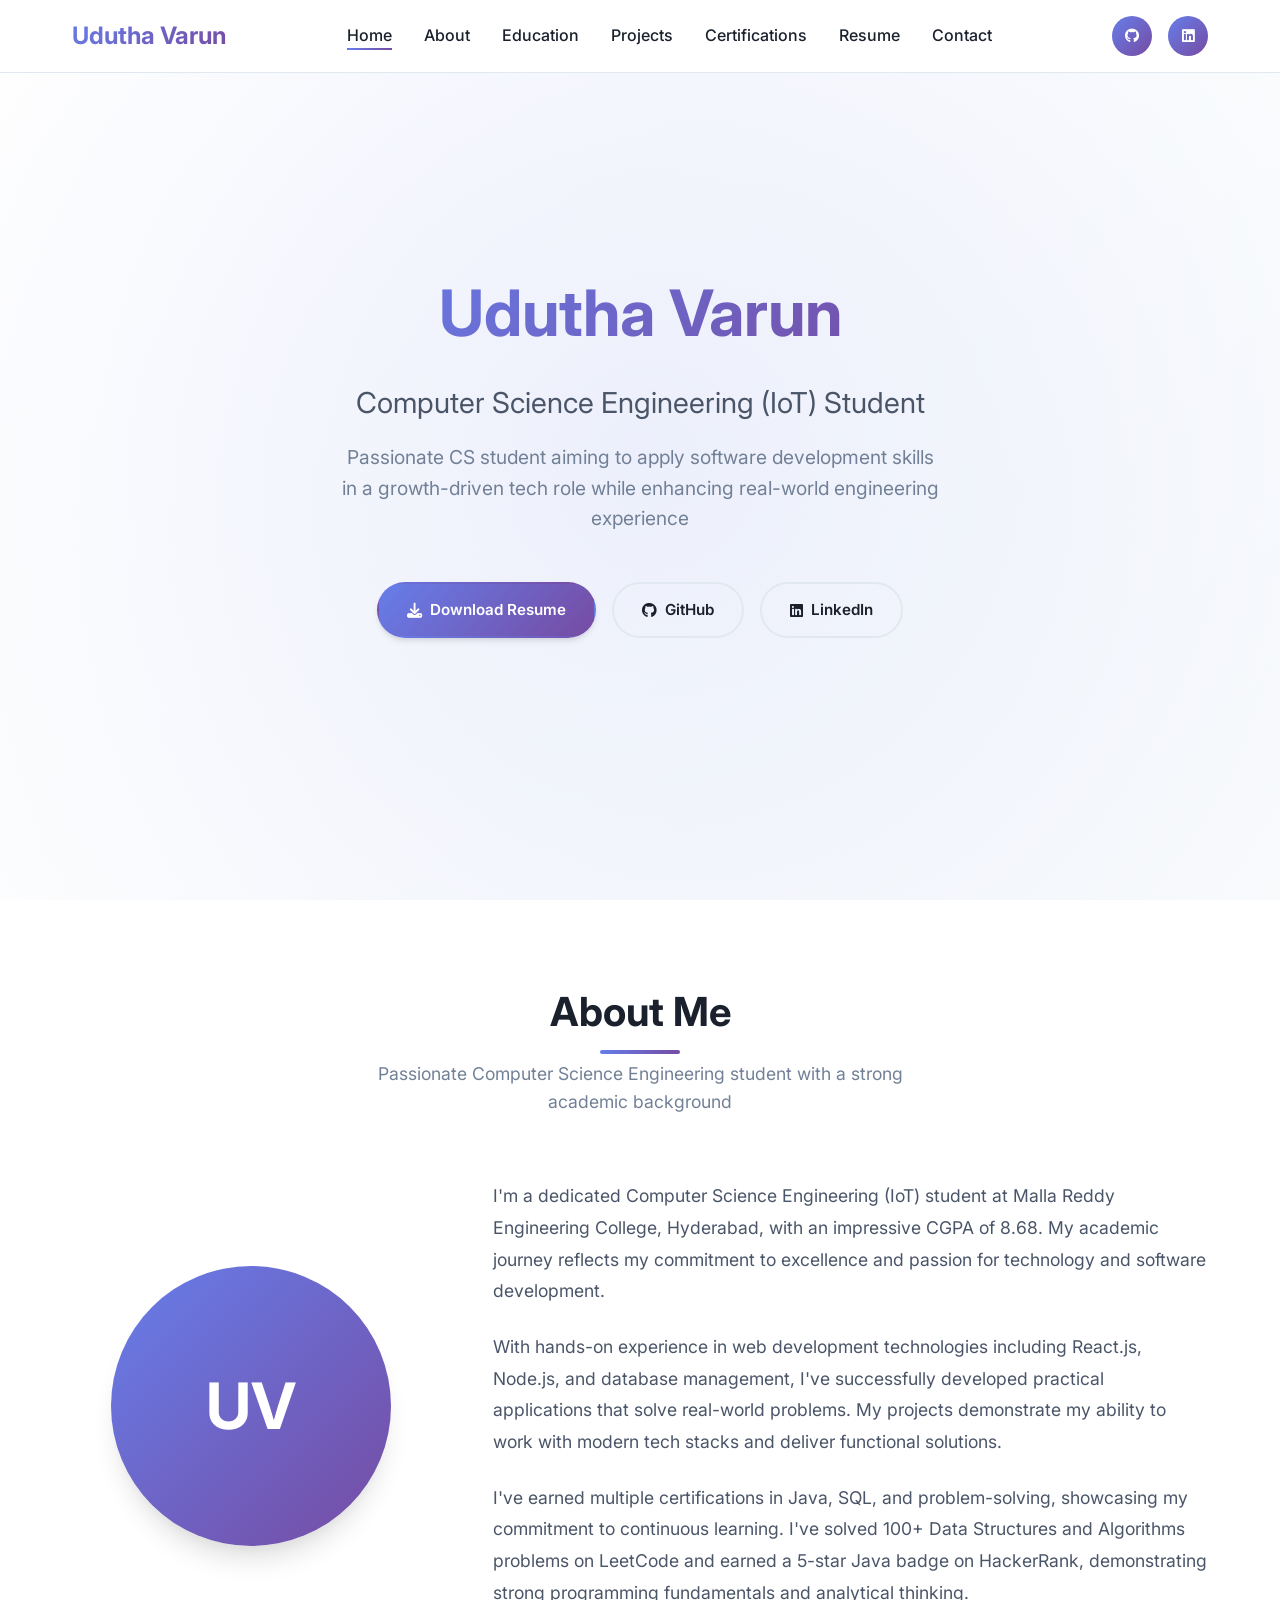
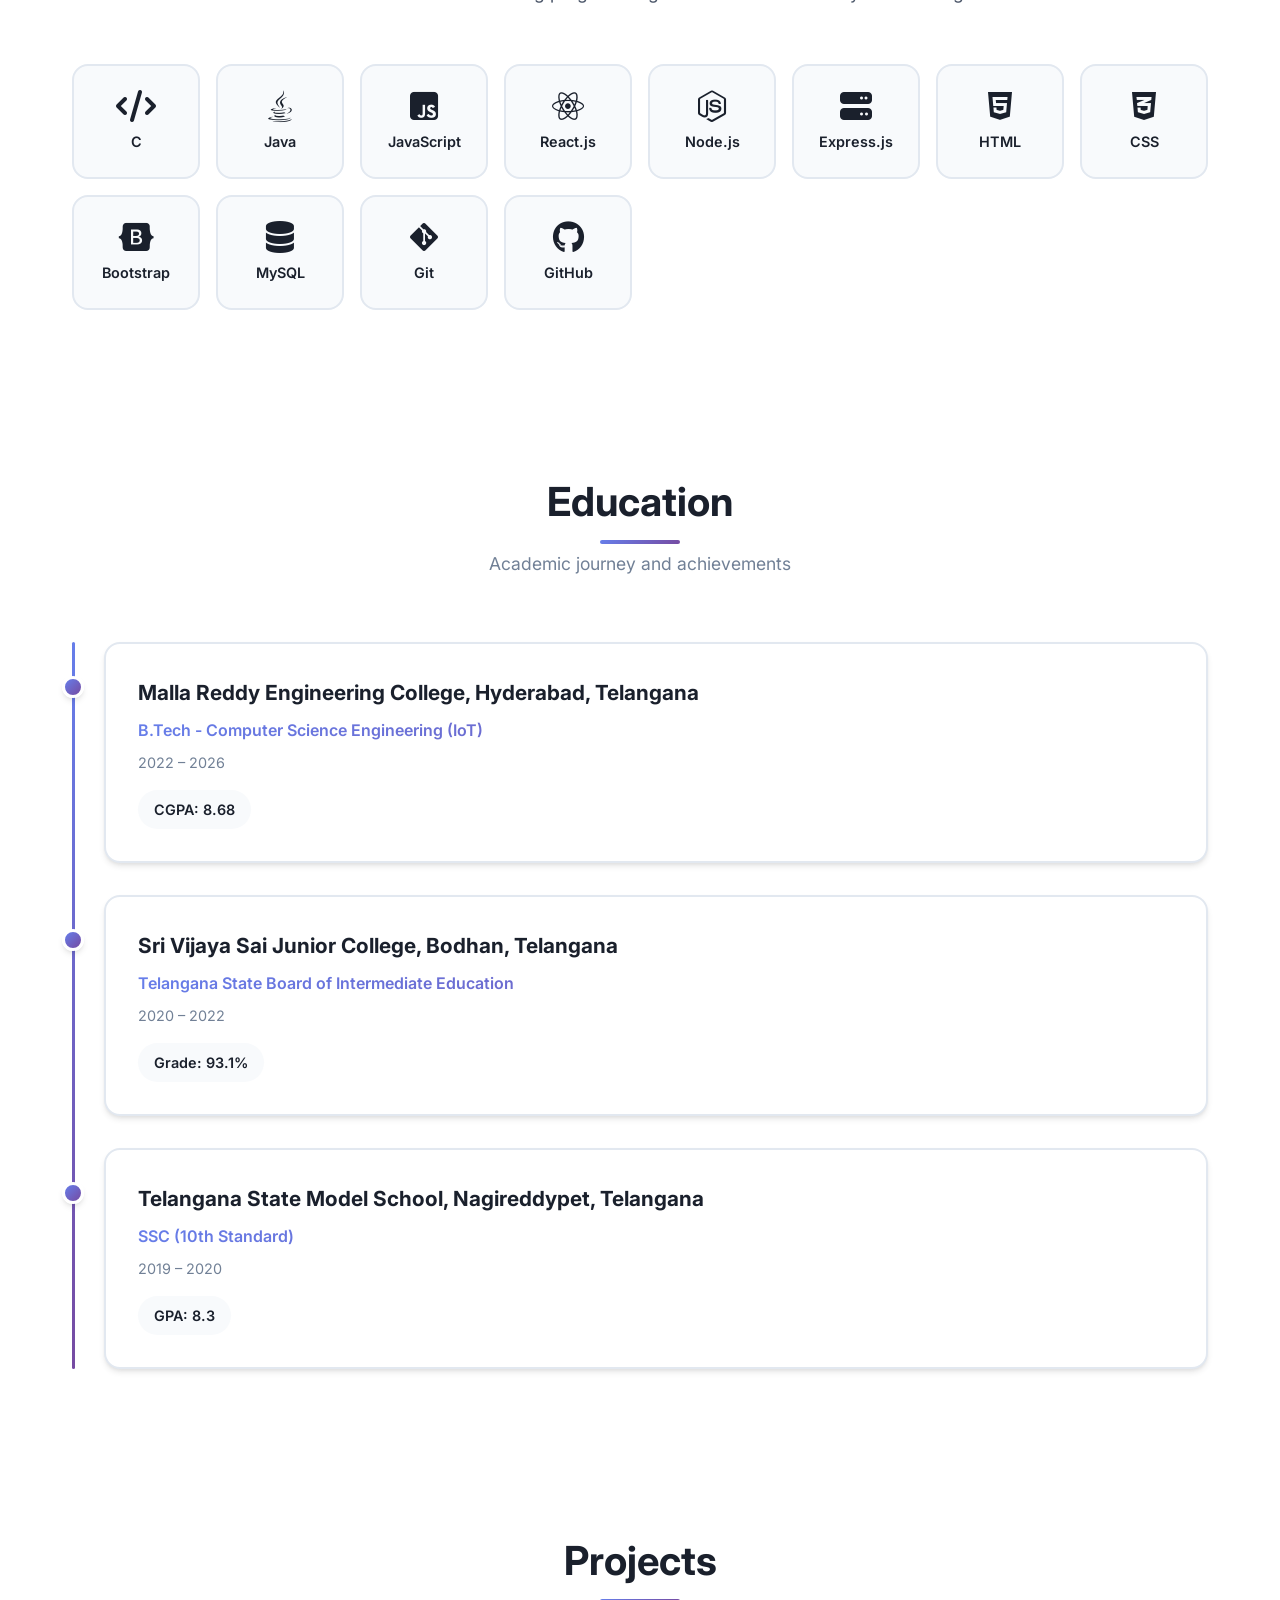
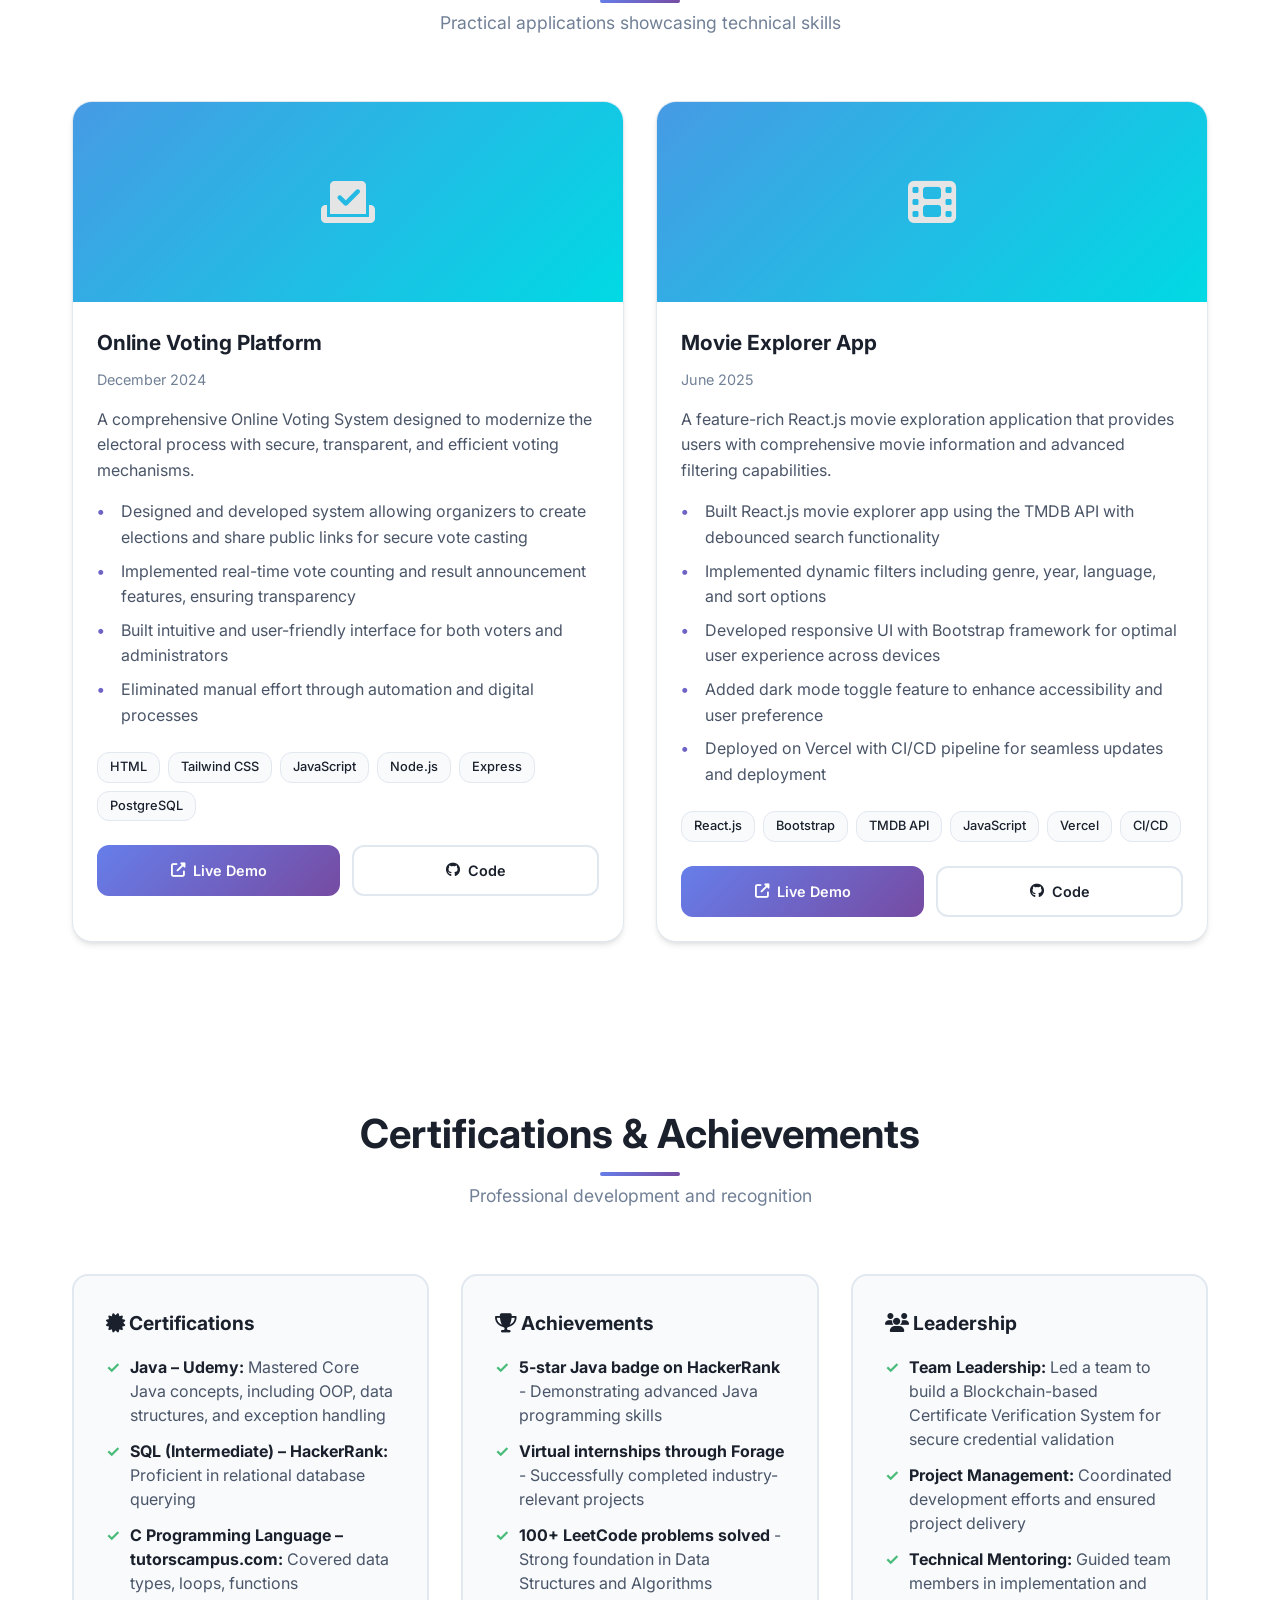
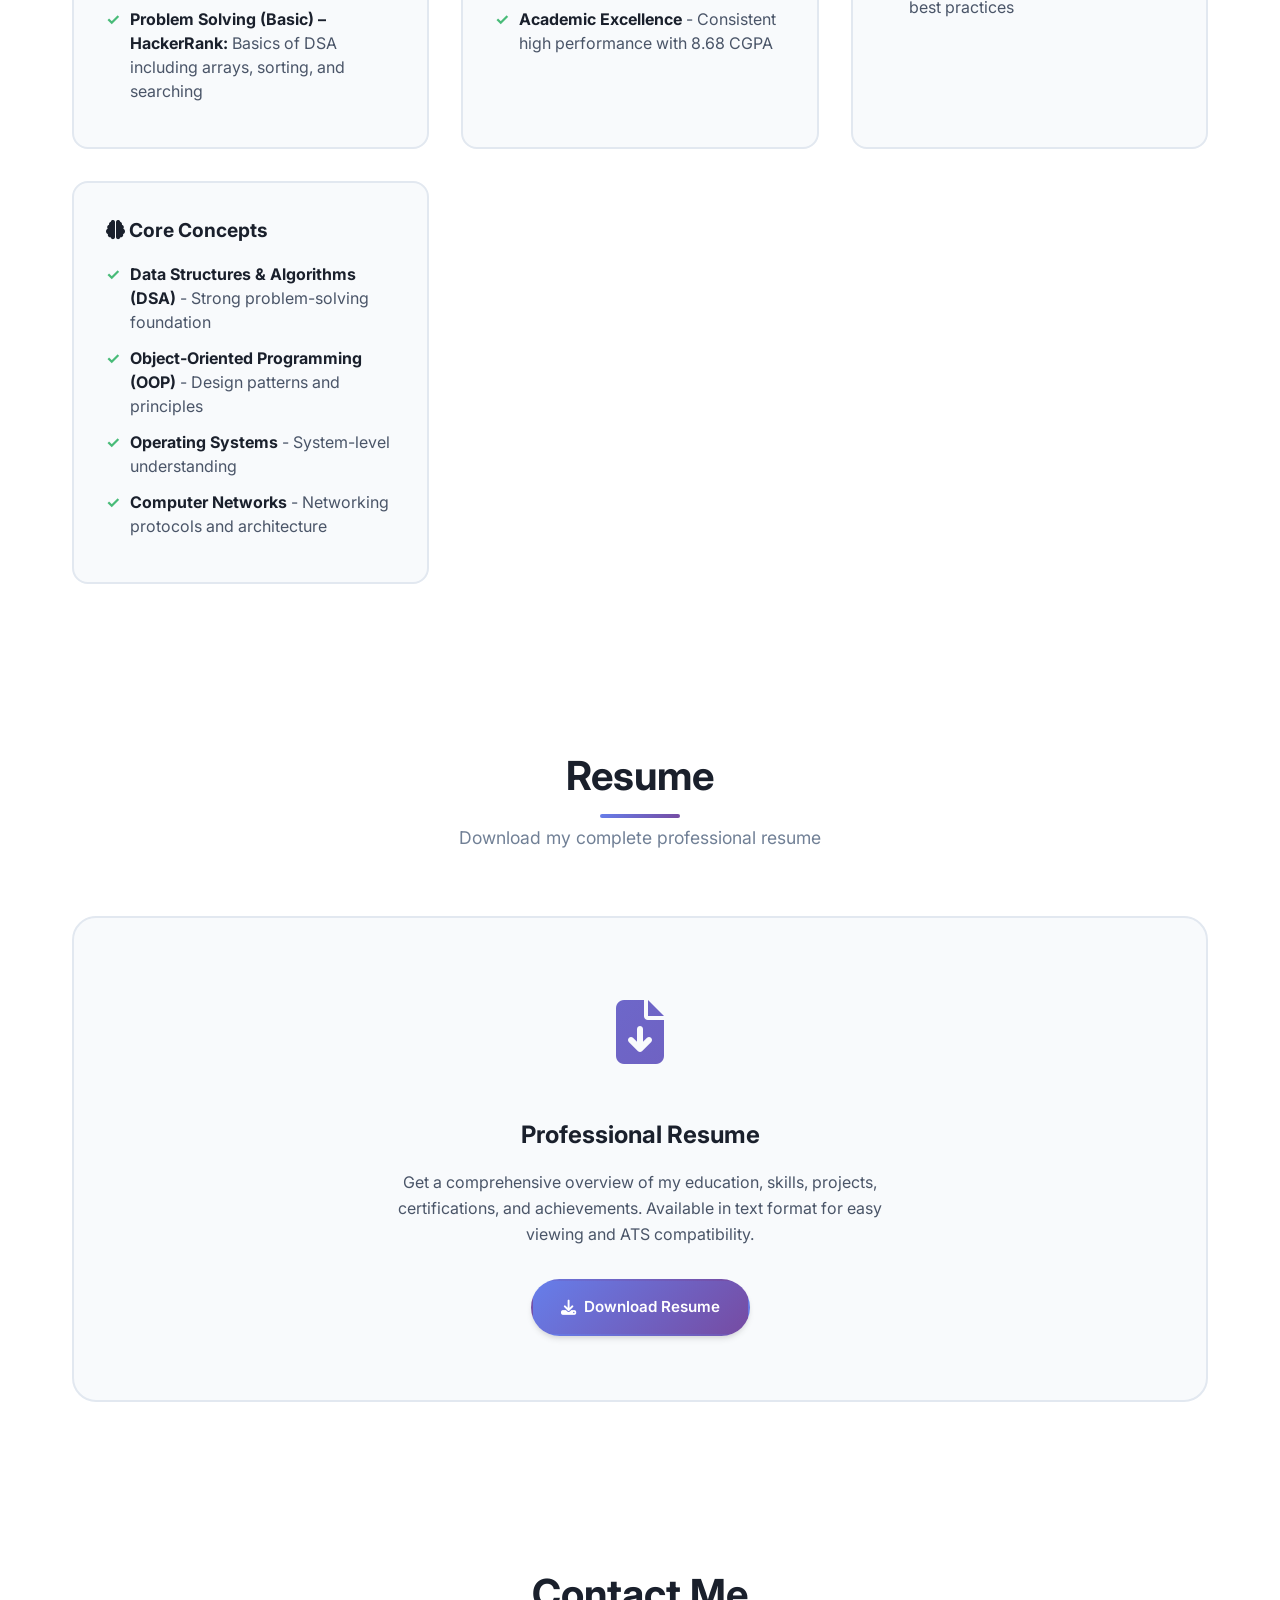
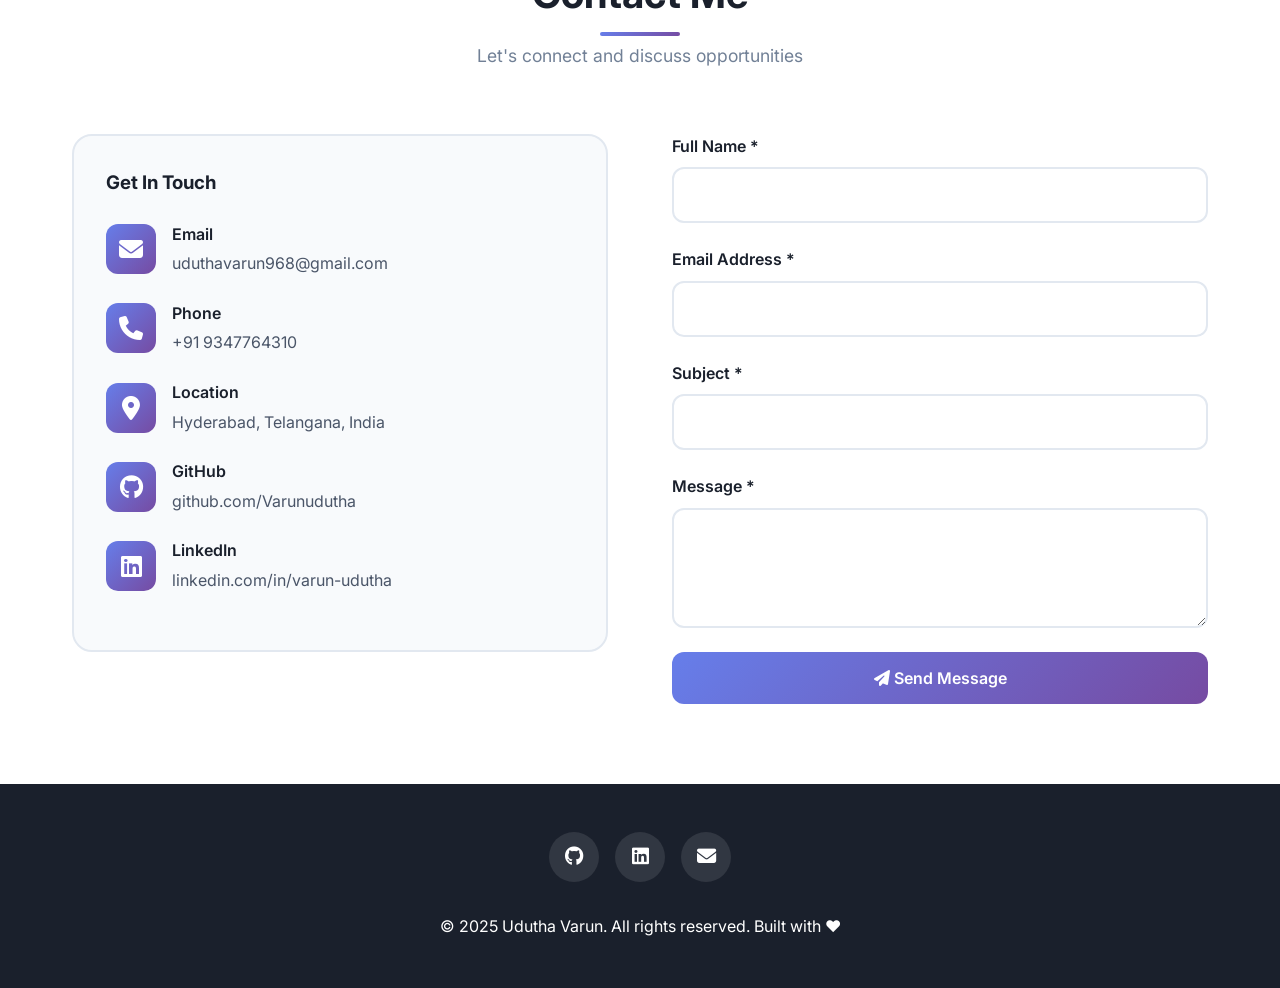
<file: index.html>
<!DOCTYPE html>
<html lang="en">
<head>
    <meta charset="UTF-8">
    <meta name="viewport" content="width=device-width, initial-scale=1.0">
    <title>Udutha Varun - Portfolio</title>
    <link href="https://cdnjs.cloudflare.com/ajax/libs/font-awesome/6.4.0/css/all.min.css" rel="stylesheet">
    <link href="https://fonts.googleapis.com/css2?family=Inter:wght@300;400;500;600;700&display=swap" rel="stylesheet">
    <style>
        * {
            margin: 0;
            padding: 0;
            box-sizing: border-box;
        }

        :root {
            --primary-gradient: linear-gradient(135deg, #667eea 0%, #764ba2 100%);
            --secondary-gradient: linear-gradient(135deg, #f093fb 0%, #f5576c 100%);
            --accent-gradient: linear-gradient(135deg, #4facfe 0%, #00f2fe 100%);
            --bg-primary: #ffffff;
            --bg-secondary: #f8fafc;
            --text-primary: #1a202c;
            --text-secondary: #4a5568;
            --text-muted: #718096;
            --border-color: #e2e8f0;
            --shadow-sm: 0 1px 3px 0 rgba(0, 0, 0, 0.1), 0 1px 2px 0 rgba(0, 0, 0, 0.06);
            --shadow-md: 0 4px 6px -1px rgba(0, 0, 0, 0.1), 0 2px 4px -1px rgba(0, 0, 0, 0.06);
            --shadow-lg: 0 10px 15px -3px rgba(0, 0, 0, 0.1), 0 4px 6px -2px rgba(0, 0, 0, 0.05);
            --shadow-xl: 0 20px 25px -5px rgba(0, 0, 0, 0.1), 0 10px 10px -5px rgba(0, 0, 0, 0.04);
        }

        body {
            font-family: 'Inter', -apple-system, BlinkMacSystemFont, sans-serif;
            line-height: 1.6;
            color: var(--text-primary);
            background: var(--bg-primary);
            overflow-x: hidden;
        }

        /* Scroll Progress Bar */
        .scroll-progress {
            position: fixed;
            top: 0;
            left: 0;
            width: 0%;
            height: 4px;
            background: var(--primary-gradient);
            z-index: 9999;
            transition: width 0.3s ease;
        }

        /* Navigation */
        .navbar {
            position: fixed;
            top: 0;
            width: 100%;
            background: rgba(255, 255, 255, 0.95);
            backdrop-filter: blur(20px);
            border-bottom: 1px solid var(--border-color);
            z-index: 1000;
            transition: all 0.3s ease;
        }

        .navbar.scrolled {
            background: rgba(255, 255, 255, 0.98);
            box-shadow: var(--shadow-lg);
        }

        .nav-container {
            max-width: 1200px;
            margin: 0 auto;
            display: flex;
            justify-content: space-between;
            align-items: center;
            padding: 1rem 2rem;
        }

        .logo {
            font-size: 1.5rem;
            font-weight: 700;
            background: var(--primary-gradient);
            -webkit-background-clip: text;
            background-clip: text;
            -webkit-text-fill-color: transparent;
            text-decoration: none;
        }

        .nav-links {
            display: flex;
            list-style: none;
            gap: 2rem;
        }

        .nav-links a {
            text-decoration: none;
            color: var(--text-primary);
            font-weight: 500;
            position: relative;
            transition: color 0.3s ease;
        }

        .nav-links a::after {
            content: '';
            position: absolute;
            bottom: -5px;
            left: 0;
            width: 0;
            height: 2px;
            background: var(--primary-gradient);
            transition: width 0.3s ease;
        }

        .nav-links a:hover::after,
        .nav-links a.active::after {
            width: 100%;
        }

        .nav-social {
            display: flex;
            gap: 1rem;
        }

        .nav-social a {
            display: flex;
            align-items: center;
            justify-content: center;
            width: 40px;
            height: 40px;
            background: var(--primary-gradient);
            color: white;
            border-radius: 50%;
            text-decoration: none;
            transition: transform 0.3s ease;
            font-size: 0.9rem;
        }

        .nav-social a:hover {
            transform: translateY(-2px);
        }

        .mobile-menu-btn {
            display: none;
            background: none;
            border: none;
            font-size: 1.5rem;
            cursor: pointer;
            color: var(--text-primary);
        }

        /* Hero Section */
        .hero {
            min-height: 100vh;
            display: flex;
            align-items: center;
            justify-content: center;
            background: linear-gradient(135deg, var(--bg-primary) 0%, var(--bg-secondary) 100%);
            position: relative;
            overflow: hidden;
        }

        .hero::before {
            content: '';
            position: absolute;
            top: -50%;
            left: -50%;
            width: 200%;
            height: 200%;
            background: radial-gradient(circle, rgba(102, 126, 234, 0.1) 0%, transparent 50%);
            animation: rotate 20s linear infinite;
        }

        .hero-content {
            text-align: center;
            max-width: 800px;
            padding: 0 2rem;
            z-index: 1;
            animation: fadeInUp 1s ease;
        }

        .hero-title {
            font-size: clamp(2.5rem, 5vw, 4.5rem);
            font-weight: 700;
            margin-bottom: 1rem;
            background: var(--primary-gradient);
            -webkit-background-clip: text;
            background-clip: text;
            -webkit-text-fill-color: transparent;
        }

        .hero-subtitle {
            font-size: clamp(1.2rem, 3vw, 1.8rem);
            color: var(--text-secondary);
            margin-bottom: 1rem;
            font-weight: 400;
        }

        .hero-tagline {
            font-size: clamp(1rem, 2vw, 1.2rem);
            color: var(--text-muted);
            margin-bottom: 3rem;
            max-width: 600px;
            margin-left: auto;
            margin-right: auto;
        }

        .hero-buttons {
            display: flex;
            flex-wrap: wrap;
            gap: 1rem;
            justify-content: center;
            align-items: center;
        }

        .btn {
            display: inline-flex;
            align-items: center;
            gap: 0.5rem;
            padding: 0.875rem 1.75rem;
            border-radius: 50px;
            text-decoration: none;
            font-weight: 600;
            font-size: 0.95rem;
            transition: all 0.3s ease;
            border: 2px solid transparent;
        }

        .btn-primary {
            background: var(--primary-gradient);
            color: white;
            box-shadow: var(--shadow-md);
        }

        .btn-primary:hover {
            transform: translateY(-2px);
            box-shadow: var(--shadow-xl);
        }

        .btn-outline {
            background: transparent;
            color: var(--text-primary);
            border: 2px solid var(--border-color);
        }

        .btn-outline:hover {
            background: var(--primary-gradient);
            color: white;
            border-color: transparent;
            transform: translateY(-2px);
            box-shadow: var(--shadow-lg);
        }

        /* Section Styling */
        .section {
            padding: 5rem 0;
            max-width: 1200px;
            margin: 0 auto;
            padding-left: 2rem;
            padding-right: 2rem;
        }

        .section-title {
            font-size: 2.5rem;
            font-weight: 700;
            text-align: center;
            margin-bottom: 1rem;
            position: relative;
        }

        .section-title::after {
            content: '';
            position: absolute;
            bottom: -10px;
            left: 50%;
            transform: translateX(-50%);
            width: 80px;
            height: 4px;
            background: var(--primary-gradient);
            border-radius: 2px;
        }

        .section-subtitle {
            text-align: center;
            color: var(--text-muted);
            margin-bottom: 4rem;
            font-size: 1.1rem;
            max-width: 600px;
            margin-left: auto;
            margin-right: auto;
        }

        /* About Section */
        .about-grid {
            display: grid;
            grid-template-columns: 1fr 2fr;
            gap: 4rem;
            align-items: center;
        }

        .about-image {
            text-align: center;
        }

        .about-avatar {
            width: 280px;
            height: 280px;
            border-radius: 50%;
            background: var(--primary-gradient);
            display: flex;
            align-items: center;
            justify-content: center;
            font-size: 4rem;
            color: white;
            font-weight: 700;
            margin: 0 auto;
            box-shadow: var(--shadow-xl);
            transition: transform 0.3s ease;
        }

        .about-avatar:hover {
            transform: scale(1.05);
        }

        .about-content p {
            font-size: 1.1rem;
            line-height: 1.8;
            color: var(--text-secondary);
            margin-bottom: 1.5rem;
        }

        .skills-grid {
            display: grid;
            grid-template-columns: repeat(auto-fit, minmax(120px, 1fr));
            gap: 1rem;
            margin-top: 2rem;
        }

        .skill-badge {
            display: flex;
            flex-direction: column;
            align-items: center;
            padding: 1.5rem 1rem;
            background: var(--bg-secondary);
            border-radius: 16px;
            border: 2px solid var(--border-color);
            transition: all 0.3s ease;
            text-align: center;
        }

        .skill-badge:hover {
            transform: translateY(-5px);
            border-color: transparent;
            background: var(--primary-gradient);
            color: white;
            box-shadow: var(--shadow-lg);
        }

        .skill-badge i {
            font-size: 2rem;
            margin-bottom: 0.5rem;
            color: var(--text-primary);
            transition: color 0.3s ease;
        }

        .skill-badge:hover i {
            color: white;
        }

        .skill-badge span {
            font-weight: 600;
            font-size: 0.9rem;
        }

        /* Education Section */
        .education-timeline {
            display: flex;
            flex-direction: column;
            gap: 2rem;
            position: relative;
            padding-left: 2rem;
        }

        .education-timeline::before {
            content: '';
            position: absolute;
            left: 0;
            top: 0;
            bottom: 0;
            width: 3px;
            background: var(--primary-gradient);
            border-radius: 2px;
        }

        .education-item {
            background: var(--bg-primary);
            border-radius: 16px;
            padding: 2rem;
            box-shadow: var(--shadow-md);
            border: 2px solid var(--border-color);
            position: relative;
            transition: all 0.3s ease;
        }

        .education-item::before {
            content: '';
            position: absolute;
            left: -2.75rem;
            top: 2rem;
            width: 1rem;
            height: 1rem;
            background: var(--primary-gradient);
            border-radius: 50%;
            border: 3px solid white;
            box-shadow: var(--shadow-md);
        }

        .education-item:hover {
            transform: translateX(10px);
            box-shadow: var(--shadow-lg);
        }

        .education-item h3 {
            color: var(--text-primary);
            font-size: 1.3rem;
            font-weight: 700;
            margin-bottom: 0.5rem;
        }

        .education-item h4 {
            background: var(--primary-gradient);
            -webkit-background-clip: text;
            background-clip: text;
            -webkit-text-fill-color: transparent;
            font-weight: 600;
            margin-bottom: 0.5rem;
        }

        .education-item .duration {
            color: var(--text-muted);
            font-size: 0.9rem;
            margin-bottom: 1rem;
        }

        .education-item .grade {
            background: var(--bg-secondary);
            color: var(--text-primary);
            padding: 0.5rem 1rem;
            border-radius: 20px;
            display: inline-block;
            font-weight: 600;
            font-size: 0.9rem;
        }

        /* Projects Section */
        .projects-grid {
            display: grid;
            grid-template-columns: repeat(auto-fit, minmax(400px, 1fr));
            gap: 2rem;
        }

        .project-card {
            background: var(--bg-primary);
            border-radius: 20px;
            overflow: hidden;
            box-shadow: var(--shadow-md);
            border: 1px solid var(--border-color);
            transition: all 0.3s ease;
            animation: fadeInUp 0.6s ease;
        }

        .project-card:hover {
            transform: translateY(-8px);
            box-shadow: var(--shadow-xl);
        }

        .project-image {
            height: 200px;
            background: var(--accent-gradient);
            display: flex;
            align-items: center;
            justify-content: center;
            color: white;
            font-size: 3rem;
            position: relative;
            overflow: hidden;
        }

        .project-image::after {
            content: '';
            position: absolute;
            top: 0;
            left: 0;
            right: 0;
            bottom: 0;
            background: rgba(0, 0, 0, 0.1);
        }

        .project-content {
            padding: 1.5rem;
        }

        .project-title {
            font-size: 1.3rem;
            font-weight: 700;
            margin-bottom: 0.5rem;
            color: var(--text-primary);
        }

        .project-date {
            color: var(--text-muted);
            font-size: 0.9rem;
            margin-bottom: 1rem;
        }

        .project-description {
            color: var(--text-secondary);
            margin-bottom: 1rem;
            line-height: 1.6;
        }

        .project-features {
            margin-bottom: 1.5rem;
        }

        .project-features ul {
            list-style: none;
            padding: 0;
        }

        .project-features li {
            color: var(--text-secondary);
            margin-bottom: 0.5rem;
            position: relative;
            padding-left: 1.5rem;
        }

        .project-features li::before {
            content: '•';
            color: var(--text-primary);
            background: var(--primary-gradient);
            -webkit-background-clip: text;
            background-clip: text;
            -webkit-text-fill-color: transparent;
            position: absolute;
            left: 0;
            font-weight: bold;
        }

        .tech-stack {
            display: flex;
            flex-wrap: wrap;
            gap: 0.5rem;
            margin-bottom: 1.5rem;
        }

        .tech-badge {
            background: var(--bg-secondary);
            color: var(--text-primary);
            padding: 0.25rem 0.75rem;
            border-radius: 12px;
            font-size: 0.8rem;
            font-weight: 500;
            border: 1px solid var(--border-color);
        }

        .project-links {
            display: flex;
            gap: 0.75rem;
        }

        .project-btn {
            flex: 1;
            display: flex;
            align-items: center;
            justify-content: center;
            gap: 0.5rem;
            padding: 0.75rem 1rem;
            border-radius: 12px;
            text-decoration: none;
            font-weight: 600;
            font-size: 0.9rem;
            transition: all 0.3s ease;
        }

        .project-btn-primary {
            background: var(--primary-gradient);
            color: white;
        }

        .project-btn-secondary {
            background: transparent;
            color: var(--text-primary);
            border: 2px solid var(--border-color);
        }

        .project-btn:hover {
            transform: translateY(-2px);
            box-shadow: var(--shadow-md);
        }

        /* Certifications & Achievements Section */
        .certs-grid {
            display: grid;
            grid-template-columns: repeat(auto-fit, minmax(300px, 1fr));
            gap: 2rem;
        }

        .cert-card {
            background: var(--bg-secondary);
            border-radius: 16px;
            padding: 2rem;
            border: 2px solid var(--border-color);
            transition: all 0.3s ease;
        }

        .cert-card:hover {
            transform: translateY(-5px);
            box-shadow: var(--shadow-lg);
            border-color: transparent;
            background: var(--bg-primary);
        }

        .cert-card h3 {
            color: var(--text-primary);
            margin-bottom: 1rem;
            font-size: 1.2rem;
        }

        .cert-list {
            list-style: none;
            padding: 0;
        }

        .cert-list li {
            color: var(--text-secondary);
            margin-bottom: 0.75rem;
            position: relative;
            padding-left: 1.5rem;
            line-height: 1.5;
        }

        .cert-list li::before {
            content: '✓';
            color: #48bb78;
            position: absolute;
            left: 0;
            font-weight: bold;
        }

        .cert-list strong {
            color: var(--text-primary);
        }

        /* Resume Section */
        .resume-content {
            text-align: center;
            background: var(--bg-secondary);
            padding: 4rem 2rem;
            border-radius: 24px;
            border: 2px solid var(--border-color);
        }

        .resume-icon {
            font-size: 4rem;
            color: var(--text-primary);
            margin-bottom: 2rem;
            background: var(--primary-gradient);
            -webkit-background-clip: text;
            background-clip: text;
            -webkit-text-fill-color: transparent;
        }

        /* Contact Section */
        .contact-grid {
            display: grid;
            grid-template-columns: 1fr 1fr;
            gap: 4rem;
            align-items: start;
        }

        .contact-info {
            background: var(--bg-secondary);
            padding: 2rem;
            border-radius: 20px;
            border: 2px solid var(--border-color);
        }

        .contact-item {
            display: flex;
            align-items: center;
            gap: 1rem;
            margin-bottom: 1.5rem;
        }

        .contact-item i {
            font-size: 1.5rem;
            color: white;
            background: var(--primary-gradient);
            width: 50px;
            height: 50px;
            display: flex;
            align-items: center;
            justify-content: center;
            border-radius: 12px;
        }

        .contact-item div h4 {
            font-weight: 600;
            margin-bottom: 0.25rem;
            color: var(--text-primary);
        }

        .contact-item div p,
        .contact-item div a {
            color: var(--text-secondary);
            text-decoration: none;
        }

        .contact-item div a:hover {
            color: var(--text-primary);
        }

        .contact-form {
            display: flex;
            flex-direction: column;
            gap: 1.5rem;
        }

        .form-group {
            display: flex;
            flex-direction: column;
            gap: 0.5rem;
        }

        .form-group label {
            font-weight: 600;
            color: var(--text-primary);
        }

        .form-input {
            padding: 1rem;
            border: 2px solid var(--border-color);
            border-radius: 12px;
            font-size: 1rem;
            background: var(--bg-primary);
            transition: border-color 0.3s ease;
            font-family: inherit;
        }

        .form-input:focus {
            outline: none;
            border-color: #667eea;
            box-shadow: 0 0 0 3px rgba(102, 126, 234, 0.1);
        }

        .form-textarea {
            min-height: 120px;
            resize: vertical;
        }

        .form-submit {
            background: var(--primary-gradient);
            color: white;
            padding: 1rem 2rem;
            border: none;
            border-radius: 12px;
            font-weight: 600;
            font-size: 1rem;
            cursor: pointer;
            transition: all 0.3s ease;
            font-family: inherit;
        }

        .form-submit:hover {
            transform: translateY(-2px);
            box-shadow: var(--shadow-lg);
        }

        .form-submit:disabled {
            opacity: 0.6;
            cursor: not-allowed;
        }

        /* Footer */
        .footer {
            background: var(--text-primary);
            color: white;
            text-align: center;
            padding: 3rem 0;
        }

        .footer-social {
            display: flex;
            justify-content: center;
            gap: 1rem;
            margin-bottom: 2rem;
        }

        .footer-social a {
            display: flex;
            align-items: center;
            justify-content: center;
            width: 50px;
            height: 50px;
            background: rgba(255, 255, 255, 0.1);
            color: white;
            border-radius: 50%;
            text-decoration: none;
            transition: all 0.3s ease;
            font-size: 1.2rem;
        }

        .footer-social a:hover {
            background: var(--primary-gradient);
            transform: translateY(-3px);
        }

        /* Animations */
        @keyframes rotate {
            from { transform: rotate(0deg); }
            to { transform: rotate(360deg); }
        }

        @keyframes fadeInUp {
            from {
                opacity: 0;
                transform: translateY(30px);
            }
            to {
                opacity: 1;
                transform: translateY(0);
            }
        }

        .fade-in {
            opacity: 0;
            transform: translateY(30px);
            transition: all 0.8s ease;
        }

        .fade-in.visible {
            opacity: 1;
            transform: translateY(0);
        }

        /* Alert Styles */
        .alert {
            position: fixed;
            top: 100px;
            right: 20px;
            padding: 1rem 1.5rem;
            border-radius: 12px;
            color: white;
            font-weight: 600;
            z-index: 2000;
            transform: translateX(400px);
            transition: transform 0.3s ease;
        }

        .alert.show {
            transform: translateX(0);
        }

        .alert.success {
            background: linear-gradient(135deg, #48bb78, #38a169);
        }

        .alert.error {
            background: linear-gradient(135deg, #f56565, #e53e3e);
        }

        /* Responsive Design */
        @media (max-width: 768px) {
            .nav-links {
                display: none;
            }

            .mobile-menu-btn {
                display: block;
            }

            .nav-social {
                gap: 0.5rem;
            }

            .nav-social a {
                width: 35px;
                height: 35px;
                font-size: 0.8rem;
            }

            .hero-buttons {
                flex-direction: column;
                align-items: stretch;
            }

            .btn {
                justify-content: center;
            }

            .about-grid {
                grid-template-columns: 1fr;
                gap: 2rem;
                text-align: center;
            }

            .about-avatar {
                width: 200px;
                height: 200px;
                font-size: 3rem;
            }

            .skills-grid {
                grid-template-columns: repeat(auto-fit, minmax(100px, 1fr));
                gap: 0.75rem;
            }

            .skill-badge {
                padding: 1rem 0.5rem;
            }

            .skill-badge i {
                font-size: 1.5rem;
            }

            .projects-grid {
                grid-template-columns: 1fr;
            }

            .contact-grid {
                grid-template-columns: 1fr;
                gap: 2rem;
            }

            .section {
                padding: 3rem 1rem;
            }

            .section-title {
                font-size: 2rem;
            }

            .project-links {
                flex-direction: column;
            }

            .certs-grid {
                grid-template-columns: 1fr;
            }

            .education-timeline {
                padding-left: 1.5rem;
            }

            .education-item::before {
                left: -2.25rem;
            }

            .alert {
                right: 10px;
                left: 10px;
                transform: translateY(-100px);
            }

            .alert.show {
                transform: translateY(0);
            }
        }

        @media (max-width: 480px) {
            .nav-container {
                padding: 1rem;
            }

            .hero-content {
                padding: 0 1rem;
            }

            .hero-title {
                font-size: 2rem;
            }

            .hero-subtitle {
                font-size: 1.2rem;
            }

            .hero-tagline {
                font-size: 1rem;
            }

            .projects-grid {
                grid-template-columns: 1fr;
            }

            .project-card {
                min-width: auto;
            }
        }
    </style>
</head>
<body>
    <!-- Scroll Progress Bar -->
    <div class="scroll-progress"></div>

    <!-- Navigation -->
    <nav class="navbar" id="navbar">
        <div class="nav-container">
            <a href="#home" class="logo">Udutha Varun</a>
            <ul class="nav-links">
                <li><a href="#home" class="nav-link">Home</a></li>
                <li><a href="#about" class="nav-link">About</a></li>
                <li><a href="#education" class="nav-link">Education</a></li>
                <li><a href="#projects" class="nav-link">Projects</a></li>
                <li><a href="#certifications" class="nav-link">Certifications</a></li>
                <li><a href="#resume" class="nav-link">Resume</a></li>
                <li><a href="#contact" class="nav-link">Contact</a></li>
            </ul>
            <div class="nav-social">
                <a href="https://github.com/Varunudutha" target="_blank" aria-label="GitHub">
                    <i class="fab fa-github"></i>
                </a>
                <a href="https://www.linkedin.com/in/varun-udutha-67b137265/" target="_blank" aria-label="LinkedIn">
                    <i class="fab fa-linkedin"></i>
                </a>
            </div>
            <button class="mobile-menu-btn" id="mobileMenuBtn">
                <i class="fas fa-bars"></i>
            </button>
        </div>
    </nav>

    <!-- Hero Section -->
    <section class="hero" id="home">
        <div class="hero-content">
            <h1 class="hero-title">Udutha Varun</h1>
            <h2 class="hero-subtitle">Computer Science Engineering (IoT) Student</h2>
            <p class="hero-tagline">Passionate CS student aiming to apply software development skills in a growth-driven tech role while enhancing real-world engineering experience</p>
            <div class="hero-buttons">
                <a href="#resume" class="btn btn-primary">
                    <i class="fas fa-download"></i>
                    Download Resume
                </a>
                <a href="https://github.com/Varunudutha" target="_blank" class="btn btn-outline">
                    <i class="fab fa-github"></i>
                    GitHub
                </a>
                <a href="https://www.linkedin.com/in/varun-udutha-67b137265/" target="_blank" class="btn btn-outline">
                    <i class="fab fa-linkedin"></i>
                    LinkedIn
                </a>
            </div>
        </div>
    </section>

    <!-- About Section -->
    <section class="section fade-in" id="about">
        <h2 class="section-title">About Me</h2>
        <p class="section-subtitle">Passionate Computer Science Engineering student with a strong academic background</p>
        <div class="about-grid">
            <div class="about-image">
                <div class="about-avatar">UV</div>
            </div>
            <div class="about-content">
                <p>
                    I'm a dedicated Computer Science Engineering (IoT) student at Malla Reddy Engineering College, Hyderabad, 
                    with an impressive CGPA of 8.68. My academic journey reflects my commitment to excellence and passion 
                    for technology and software development.
                </p>
                <p>
                    With hands-on experience in web development technologies including React.js, Node.js, and database management, 
                    I've successfully developed practical applications that solve real-world problems. My projects demonstrate 
                    my ability to work with modern tech stacks and deliver functional solutions.
                </p>
                <p>
                    I've earned multiple certifications in Java, SQL, and problem-solving, showcasing my commitment to continuous 
                    learning. I've solved 100+ Data Structures and Algorithms problems on LeetCode and earned a 5-star Java badge 
                    on HackerRank, demonstrating strong programming fundamentals and analytical thinking.
                </p>
            </div>
        </div>
        <div class="skills-grid">
            <div class="skill-badge">
                <i class="fas fa-code"></i>
                <span>C</span>
            </div>
            <div class="skill-badge">
                <i class="fab fa-java"></i>
                <span>Java</span>
            </div>
            <div class="skill-badge">
                <i class="fab fa-js-square"></i>
                <span>JavaScript</span>
            </div>
            <div class="skill-badge">
                <i class="fab fa-react"></i>
                <span>React.js</span>
            </div>
            <div class="skill-badge">
                <i class="fab fa-node-js"></i>
                <span>Node.js</span>
            </div>
            <div class="skill-badge">
                <i class="fas fa-server"></i>
                <span>Express.js</span>
            </div>
            <div class="skill-badge">
                <i class="fab fa-html5"></i>
                <span>HTML</span>
            </div>
            <div class="skill-badge">
                <i class="fab fa-css3-alt"></i>
                <span>CSS</span>
            </div>
            <div class="skill-badge">
                <i class="fab fa-bootstrap"></i>
                <span>Bootstrap</span>
            </div>
            <div class="skill-badge">
                <i class="fas fa-database"></i>
                <span>MySQL</span>
            </div>
            <div class="skill-badge">
                <i class="fab fa-git-alt"></i>
                <span>Git</span>
            </div>
            <div class="skill-badge">
                <i class="fab fa-github"></i>
                <span>GitHub</span>
            </div>
        </div>
    </section>

    <!-- Education Section -->
    <section class="section fade-in" id="education">
        <h2 class="section-title">Education</h2>
        <p class="section-subtitle">Academic journey and achievements</p>
        <div class="education-timeline">
            <div class="education-item">
                <h3>Malla Reddy Engineering College, Hyderabad, Telangana</h3>
                <h4>B.Tech - Computer Science Engineering (IoT)</h4>
                <div class="duration">2022 – 2026</div>
                <div class="grade">CGPA: 8.68</div>
            </div>
            <div class="education-item">
                <h3>Sri Vijaya Sai Junior College, Bodhan, Telangana</h3>
                <h4>Telangana State Board of Intermediate Education</h4>
                <div class="duration">2020 – 2022</div>
                <div class="grade">Grade: 93.1%</div>
            </div>
            <div class="education-item">
                <h3>Telangana State Model School, Nagireddypet, Telangana</h3>
                <h4>SSC (10th Standard)</h4>
                <div class="duration">2019 – 2020</div>
                <div class="grade">GPA: 8.3</div>
            </div>
        </div>
    </section>

    <!-- Projects Section -->
    <section class="section fade-in" id="projects">
        <h2 class="section-title">Projects</h2>
        <p class="section-subtitle">Practical applications showcasing technical skills</p>
        <div class="projects-grid">
            <div class="project-card">
                <div class="project-image">
                    <i class="fas fa-vote-yea"></i>
                </div>
                <div class="project-content">
                    <h3 class="project-title">Online Voting Platform</h3>
                    <div class="project-date">December 2024</div>
                    <p class="project-description">
                        A comprehensive Online Voting System designed to modernize the electoral process with 
                        secure, transparent, and efficient voting mechanisms.
                    </p>
                    <div class="project-features">
                        <ul>
                            <li>Designed and developed system allowing organizers to create elections and share public links for secure vote casting</li>
                            <li>Implemented real-time vote counting and result announcement features, ensuring transparency</li>
                            <li>Built intuitive and user-friendly interface for both voters and administrators</li>
                            <li>Eliminated manual effort through automation and digital processes</li>
                        </ul>
                    </div>
                    <div class="tech-stack">
                        <span class="tech-badge">HTML</span>
                        <span class="tech-badge">Tailwind CSS</span>
                        <span class="tech-badge">JavaScript</span>
                        <span class="tech-badge">Node.js</span>
                        <span class="tech-badge">Express</span>
                        <span class="tech-badge">PostgreSQL</span>
                    </div>
                    <div class="project-links">
                        <a href="https://online-voting-platform-0ekm.onrender.com/" class="project-btn project-btn-primary" onclick="showDemoAlert()">
                            <i class="fas fa-external-link-alt"></i>
                            Live Demo
                        </a>
                        <a href="https://github.com/Varunudutha/Online-Voting-Platform/tree/master/Online-Voting-Platform-master" target="_blank" class="project-btn project-btn-secondary">
                            <i class="fab fa-github"></i>
                            Code
                        </a>
                    </div>
                </div>
            </div>

            <div class="project-card">
                <div class="project-image">
                    <i class="fas fa-film"></i>
                </div>
                <div class="project-content">
                    <h3 class="project-title">Movie Explorer App</h3>
                    <div class="project-date">June 2025</div>
                    <p class="project-description">
                        A feature-rich React.js movie exploration application that provides users with comprehensive 
                        movie information and advanced filtering capabilities.
                    </p>
                    <div class="project-features">
                        <ul>
                            <li>Built React.js movie explorer app using the TMDB API with debounced search functionality</li>
                            <li>Implemented dynamic filters including genre, year, language, and sort options</li>
                            <li>Developed responsive UI with Bootstrap framework for optimal user experience across devices</li>
                            <li>Added dark mode toggle feature to enhance accessibility and user preference</li>
                            <li>Deployed on Vercel with CI/CD pipeline for seamless updates and deployment</li>
                        </ul>
                    </div>
                    <div class="tech-stack">
                        <span class="tech-badge">React.js</span>
                        <span class="tech-badge">Bootstrap</span>
                        <span class="tech-badge">TMDB API</span>
                        <span class="tech-badge">JavaScript</span>
                        <span class="tech-badge">Vercel</span>
                        <span class="tech-badge">CI/CD</span>
                    </div>
                    <div class="project-links">
                        <a href="https://movie-explorer-app-git-master-varun-uduthas-projects.vercel.app/" class="project-btn project-btn-primary" onclick="showDemoAlert()">
                            <i class="fas fa-external-link-alt"></i>
                            Live Demo
                        </a>
                        <a href="https://github.com/Varunudutha/Movie-Explorer-App" target="_blank" class="project-btn project-btn-secondary">
                            <i class="fab fa-github"></i>
                            Code
                        </a>
                    </div>
                </div>
            </div>
        </div>
    </section>

    <!-- Certifications & Achievements Section -->
    <section class="section fade-in" id="certifications">
        <h2 class="section-title">Certifications & Achievements</h2>
        <p class="section-subtitle">Professional development and recognition</p>
        <div class="certs-grid">
            <div class="cert-card">
                <h3><i class="fas fa-certificate"></i> Certifications</h3>
                <ul class="cert-list">
                    <li><strong>Java – Udemy:</strong> Mastered Core Java concepts, including OOP, data structures, and exception handling</li>
                    <li><strong>SQL (Intermediate) – HackerRank:</strong> Proficient in relational database querying</li>
                    <li><strong>C Programming Language – tutorscampus.com:</strong> Covered data types, loops, functions</li>
                    <li><strong>Problem Solving (Basic) – HackerRank:</strong> Basics of DSA including arrays, sorting, and searching</li>
                </ul>
            </div>
            <div class="cert-card">
                <h3><i class="fas fa-trophy"></i> Achievements</h3>
                <ul class="cert-list">
                    <li><strong>5-star Java badge on HackerRank</strong> - Demonstrating advanced Java programming skills</li>
                    <li><strong>Virtual internships through Forage</strong> - Successfully completed industry-relevant projects</li>
                    <li><strong>100+ LeetCode problems solved</strong> - Strong foundation in Data Structures and Algorithms</li>
                    <li><strong>Academic Excellence</strong> - Consistent high performance with 8.68 CGPA</li>
                </ul>
            </div>
            <div class="cert-card">
                <h3><i class="fas fa-users"></i> Leadership</h3>
                <ul class="cert-list">
                    <li><strong>Team Leadership:</strong> Led a team to build a Blockchain-based Certificate Verification System for secure credential validation</li>
                    <li><strong>Project Management:</strong> Coordinated development efforts and ensured project delivery</li>
                    <li><strong>Technical Mentoring:</strong> Guided team members in implementation and best practices</li>
                </ul>
            </div>
            <div class="cert-card">
                <h3><i class="fas fa-brain"></i> Core Concepts</h3>
                <ul class="cert-list">
                    <li><strong>Data Structures & Algorithms (DSA)</strong> - Strong problem-solving foundation</li>
                    <li><strong>Object-Oriented Programming (OOP)</strong> - Design patterns and principles</li>
                    <li><strong>Operating Systems</strong> - System-level understanding</li>
                    <li><strong>Computer Networks</strong> - Networking protocols and architecture</li>
                </ul>
            </div>
        </div>
    </section>

    <!-- Resume Section -->
    <section class="section fade-in" id="resume">
        <h2 class="section-title">Resume</h2>
        <p class="section-subtitle">Download my complete professional resume</p>
        <div class="resume-content">
            <div class="resume-icon">
                <i class="fas fa-file-download"></i>
            </div>
            <h3 style="margin-bottom: 1rem; font-size: 1.5rem;">Professional Resume</h3>
            <p style="color: var(--text-secondary); margin-bottom: 2rem; max-width: 500px; margin-left: auto; margin-right: auto;">
                Get a comprehensive overview of my education, skills, projects, certifications, and achievements. 
                Available in text format for easy viewing and ATS compatibility.
            </p>
            <a href="#" class="btn btn-primary" onclick="downloadResume()">
                <i class="fas fa-download"></i>
                Download Resume
            </a>
        </div>
    </section>

    <!-- Contact Section -->
    <section class="section fade-in" id="contact">
        <h2 class="section-title">Contact Me</h2>
        <p class="section-subtitle">Let's connect and discuss opportunities</p>
        <div class="contact-grid">
            <div class="contact-info">
                <h3 style="margin-bottom: 1.5rem; color: var(--text-primary);">Get In Touch</h3>
                <div class="contact-item">
                    <i class="fas fa-envelope"></i>
                    <div>
                        <h4>Email</h4>
                        <p>uduthavarun968@gmail.com</p>
                    </div>
                </div>
                <div class="contact-item">
                    <i class="fas fa-phone"></i>
                    <div>
                        <h4>Phone</h4>
                        <p>+91 9347764310</p>
                    </div>
                </div>
                <div class="contact-item">
                    <i class="fas fa-map-marker-alt"></i>
                    <div>
                        <h4>Location</h4>
                        <p>Hyderabad, Telangana, India</p>
                    </div>
                </div>
                <div class="contact-item">
                    <i class="fab fa-github"></i>
                    <div>
                        <h4>GitHub</h4>
                        <a href="https://github.com/Varunudutha" target="_blank">github.com/Varunudutha</a>
                    </div>
                </div>
                <div class="contact-item">
                    <i class="fab fa-linkedin"></i>
                    <div>
                        <h4>LinkedIn</h4>
                        <a href="https://www.linkedin.com/in/varun-udutha" target="_blank">linkedin.com/in/varun-udutha</a>
                    </div>
                </div>
            </div>
            <form class="contact-form" id="contactForm">
                <div class="form-group">
                    <label for="name">Full Name *</label>
                    <input type="text" id="name" name="name" class="form-input" required>
                </div>
                <div class="form-group">
                    <label for="email">Email Address *</label>
                    <input type="email" id="email" name="email" class="form-input" required>
                </div>
                <div class="form-group">
                    <label for="subject">Subject *</label>
                    <input type="text" id="subject" name="subject" class="form-input" required>
                </div>
                <div class="form-group">
                    <label for="message">Message *</label>
                    <textarea id="message" name="message" class="form-input form-textarea" required></textarea>
                </div>
                <button type="submit" class="form-submit">
                    <i class="fas fa-paper-plane"></i>
                    Send Message
                </button>
            </form>
        </div>
    </section>

    <!-- Footer -->
    <footer class="footer">
        <div class="footer-social">
            <a href="https://github.com/Varunudutha" target="_blank" aria-label="GitHub">
                <i class="fab fa-github"></i>
            </a>
            <a href="https://www.linkedin.com/in/varun-udutha" target="_blank" aria-label="LinkedIn">
                <i class="fab fa-linkedin"></i>
            </a>
            <a href="mailto:uduthavarun968@gmail.com" aria-label="Email">
                <i class="fas fa-envelope"></i>
            </a>
        </div>
        <p>&copy; 2025 Udutha Varun. All rights reserved. Built with ❤️</p>
    </footer>

    <script>
        // Scroll Progress Bar
        function updateScrollProgress() {
            const scrollTop = window.pageYOffset;
            const docHeight = document.documentElement.scrollHeight - window.innerHeight;
            const scrollPercent = (scrollTop / docHeight) * 100;
            document.querySelector('.scroll-progress').style.width = scrollPercent + '%';
        }

        // Navbar scroll effect
        function handleNavbarScroll() {
            const navbar = document.getElementById('navbar');
            if (window.pageYOffset > 100) {
                navbar.classList.add('scrolled');
            } else {
                navbar.classList.remove('scrolled');
            }
        }

        // Active navigation link
        function updateActiveNavLink() {
            const sections = document.querySelectorAll('section[id]');
            const navLinks = document.querySelectorAll('.nav-link');
            
            let currentSection = '';
            sections.forEach(section => {
                const sectionTop = section.offsetTop;
                const sectionHeight = section.clientHeight;
                if (window.pageYOffset >= sectionTop - 200) {
                    currentSection = section.getAttribute('id');
                }
            });

            navLinks.forEach(link => {
                link.classList.remove('active');
                if (link.getAttribute('href') === `#${currentSection}`) {
                    link.classList.add('active');
                }
            });
        }

        // Scroll event listener
        window.addEventListener('scroll', () => {
            updateScrollProgress();
            handleNavbarScroll();
            updateActiveNavLink();
            handleScrollAnimations();
        });

        // Smooth scrolling for navigation links
        document.querySelectorAll('a[href^="#"]').forEach(anchor => {
            anchor.addEventListener('click', function (e) {
                e.preventDefault();
                const target = document.querySelector(this.getAttribute('href'));
                if (target) {
                    const offsetTop = target.offsetTop - 80;
                    window.scrollTo({
                        top: offsetTop,
                        behavior: 'smooth'
                    });
                }
            });
        });

        // Scroll animations
        function handleScrollAnimations() {
            const elements = document.querySelectorAll('.fade-in');
            elements.forEach(element => {
                const elementTop = element.getBoundingClientRect().top;
                const elementVisible = 150;
                
                if (elementTop < window.innerHeight - elementVisible) {
                    element.classList.add('visible');
                }
            });
        }

        // Contact form submission
        document.getElementById('contactForm').addEventListener('submit', function(e) {
            e.preventDefault();
            
            // Get form data
            const formData = new FormData(this);
            const name = formData.get('name').trim();
            const email = formData.get('email').trim();
            const subject = formData.get('subject').trim();
            const message = formData.get('message').trim();
            
            // Basic validation
            if (!name || !email || !subject || !message) {
                showAlert('Please fill in all required fields.', 'error');
                return;
            }
            
            // Email validation
            const emailRegex = /^[^\s@]+@[^\s@]+\.[^\s@]+$/;
            if (!emailRegex.test(email)) {
                showAlert('Please enter a valid email address.', 'error');
                return;
            }
            
            // Simulate form submission
            const submitBtn = this.querySelector('.form-submit');
            const originalText = submitBtn.innerHTML;
            submitBtn.innerHTML = '<i class="fas fa-spinner fa-spin"></i> Sending...';
            submitBtn.disabled = true;
            
            setTimeout(() => {
                showAlert('Thank you for your message! I will get back to you soon.', 'success');
                this.reset();
                submitBtn.innerHTML = originalText;
                submitBtn.disabled = false;
            }, 2000);
        });

        // Alert system
        function showAlert(message, type) {
            // Remove existing alerts
            const existingAlert = document.querySelector('.alert');
            if (existingAlert) {
                existingAlert.remove();
            }
            
            // Create new alert
            const alert = document.createElement('div');
            alert.className = `alert ${type}`;
            alert.innerHTML = `
                <i class="fas fa-${type === 'success' ? 'check-circle' : 'exclamation-circle'}"></i>
                ${message}
            `;
            
            document.body.appendChild(alert);
            
            // Show alert
            setTimeout(() => alert.classList.add('show'), 100);
            
            // Hide alert after 5 seconds
            setTimeout(() => {
                alert.classList.remove('show');
                setTimeout(() => alert.remove(), 300);
            }, 5000);
        }

        // Demo alert function
        // function showDemoAlert() {
        //     showAlert('Demo link will be available soon! Check out the GitHub repository for now.', 'error');
        // }

        // Resume download function
        function downloadResume() {
            // Option 1: Direct PDF download (you need to upload your PDF to a hosting service)
            // Replace 'YOUR_RESUME_PDF_URL' with the actual URL of your hosted PDF
            const resumePdfUrl = 'https://drive.google.com/file/d/1PvXhqDAsYzR3OL1S3j04YJpZBk78E1mG/view?usp=sharing';
            
            // Method 1: For Google Drive hosted PDF
            // 1. Upload your PDF to Google Drive
            // 2. Right-click → Get link → Change to "Anyone with the link"
            // 3. Copy the file ID from the URL (the part after /d/ and before /view)
            // 4. Replace YOUR_GOOGLE_DRIVE_FILE_ID above with your actual file ID
            
            // Method 2: For GitHub hosted PDF
            // const resumePdfUrl = 'https://github.com/Varunudutha/portfolio/raw/main/Udutha_Varun_Resume.pdf';
            
            // Method 3: For other hosting services (Netlify, Vercel, etc.)
            // const resumePdfUrl = './assets/Udutha_Varun_Resume.pdf';
            
            try {
                // Create a temporary link and trigger download
                const link = document.createElement('a');
                link.href = resumePdfUrl;
                link.download = 'Udutha_Varun_Resume.pdf';
                link.target = '_blank';
                document.body.appendChild(link);
                link.click();
                document.body.removeChild(link);
                
                showAlert('Resume download started!', 'success');
            } catch (error) {
                // Fallback: Open PDF in new tab if direct download fails
                window.open(resumePdfUrl, '_blank');
                showAlert('Resume opened in new tab. Right-click and save to download.', 'success');
            }
            
            // Alternative fallback: Generate text version if PDF is not available
            // Uncomment the following code if you want a text fallback
            /*
            if (!resumePdfUrl || resumePdfUrl.includes('YOUR_GOOGLE_DRIVE_FILE_ID')) {
                // Generate text version as fallback
                const resumeContent = `UDUTHA VARUN
# uduthavarun968@gmail.com  +91 9347764310  Portfolio  LinkedIn  GitHub

Career Objective
Passionate CS student aiming to apply software development skills in a growth-driven tech role while enhancing real-world engineering experience.

[... rest of your resume content ...]
                `;
                
                const blob = new Blob([resumeContent], { type: 'text/plain' });
                const url = window.URL.createObjectURL(blob);
                
                const a = document.createElement('a');
                a.href = url;
                a.download = 'Udutha_Varun_Resume.txt';
                document.body.appendChild(a);
                a.click();
                document.body.removeChild(a);
                window.URL.revokeObjectURL(url);
                
                showAlert('Text version downloaded! Please upload your PDF resume for better results.', 'error');
            }
            */
        }

        // Mobile menu functionality (basic implementation)
        document.getElementById('mobileMenuBtn').addEventListener('click', function() {
            showAlert('Mobile menu functionality can be enhanced with a slide-out menu!', 'error');
        });

        // Initialize animations on page load
        window.addEventListener('load', function() {
            // Trigger initial scroll animations
            handleScrollAnimations();
            
            // Add staggered animation to skill badges
            const skillBadges = document.querySelectorAll('.skill-badge');
            skillBadges.forEach((badge, index) => {
                badge.style.animationDelay = `${index * 0.1}s`;
                badge.style.animation = 'fadeInUp 0.6s ease forwards';
            });
            
            // Add staggered animation to project cards
            const projectCards = document.querySelectorAll('.project-card');
            projectCards.forEach((card, index) => {
                card.style.animationDelay = `${index * 0.2}s`;
            });

            // Add staggered animation to education items
            const educationItems = document.querySelectorAll('.education-item');
            educationItems.forEach((item, index) => {
                item.style.animationDelay = `${index * 0.3}s`;
                item.style.animation = 'fadeInUp 0.6s ease forwards';
            });

            // Add staggered animation to cert cards
            const certCards = document.querySelectorAll('.cert-card');
            certCards.forEach((card, index) => {
                card.style.animationDelay = `${index * 0.2}s`;
                card.style.animation = 'fadeInUp 0.6s ease forwards';
            });
        });

        // Add hover effects to interactive elements
        document.querySelectorAll('.btn, .project-btn, .skill-badge, .cert-card').forEach(element => {
            element.addEventListener('mouseenter', function() {
                this.style.transform = this.style.transform || 'translateY(0)';
                this.style.transform = this.style.transform.replace(/translateY\([^)]*\)/, 'translateY(-3px)');
            });
            
            element.addEventListener('mouseleave', function() {
                this.style.transform = this.style.transform.replace(/translateY\([^)]*\)/, 'translateY(0)');
            });
        });

        // Keyboard navigation support
        document.addEventListener('keydown', function(e) {
            if (e.key === 'Tab') {
                document.body.classList.add('keyboard-navigation');
            }
        });

        document.addEventListener('mousedown', function() {
            document.body.classList.remove('keyboard-navigation');
        });

        // Performance optimization: Throttle scroll events
        let scrollTimeout;
        window.addEventListener('scroll', () => {
            if (scrollTimeout) {
                window.cancelAnimationFrame(scrollTimeout);
            }
            
            scrollTimeout = window.requestAnimationFrame(() => {
                updateScrollProgress();
                handleNavbarScroll();
                updateActiveNavLink();
                handleScrollAnimations();
            });
        });
    </script>
</body>
</html>
</file>
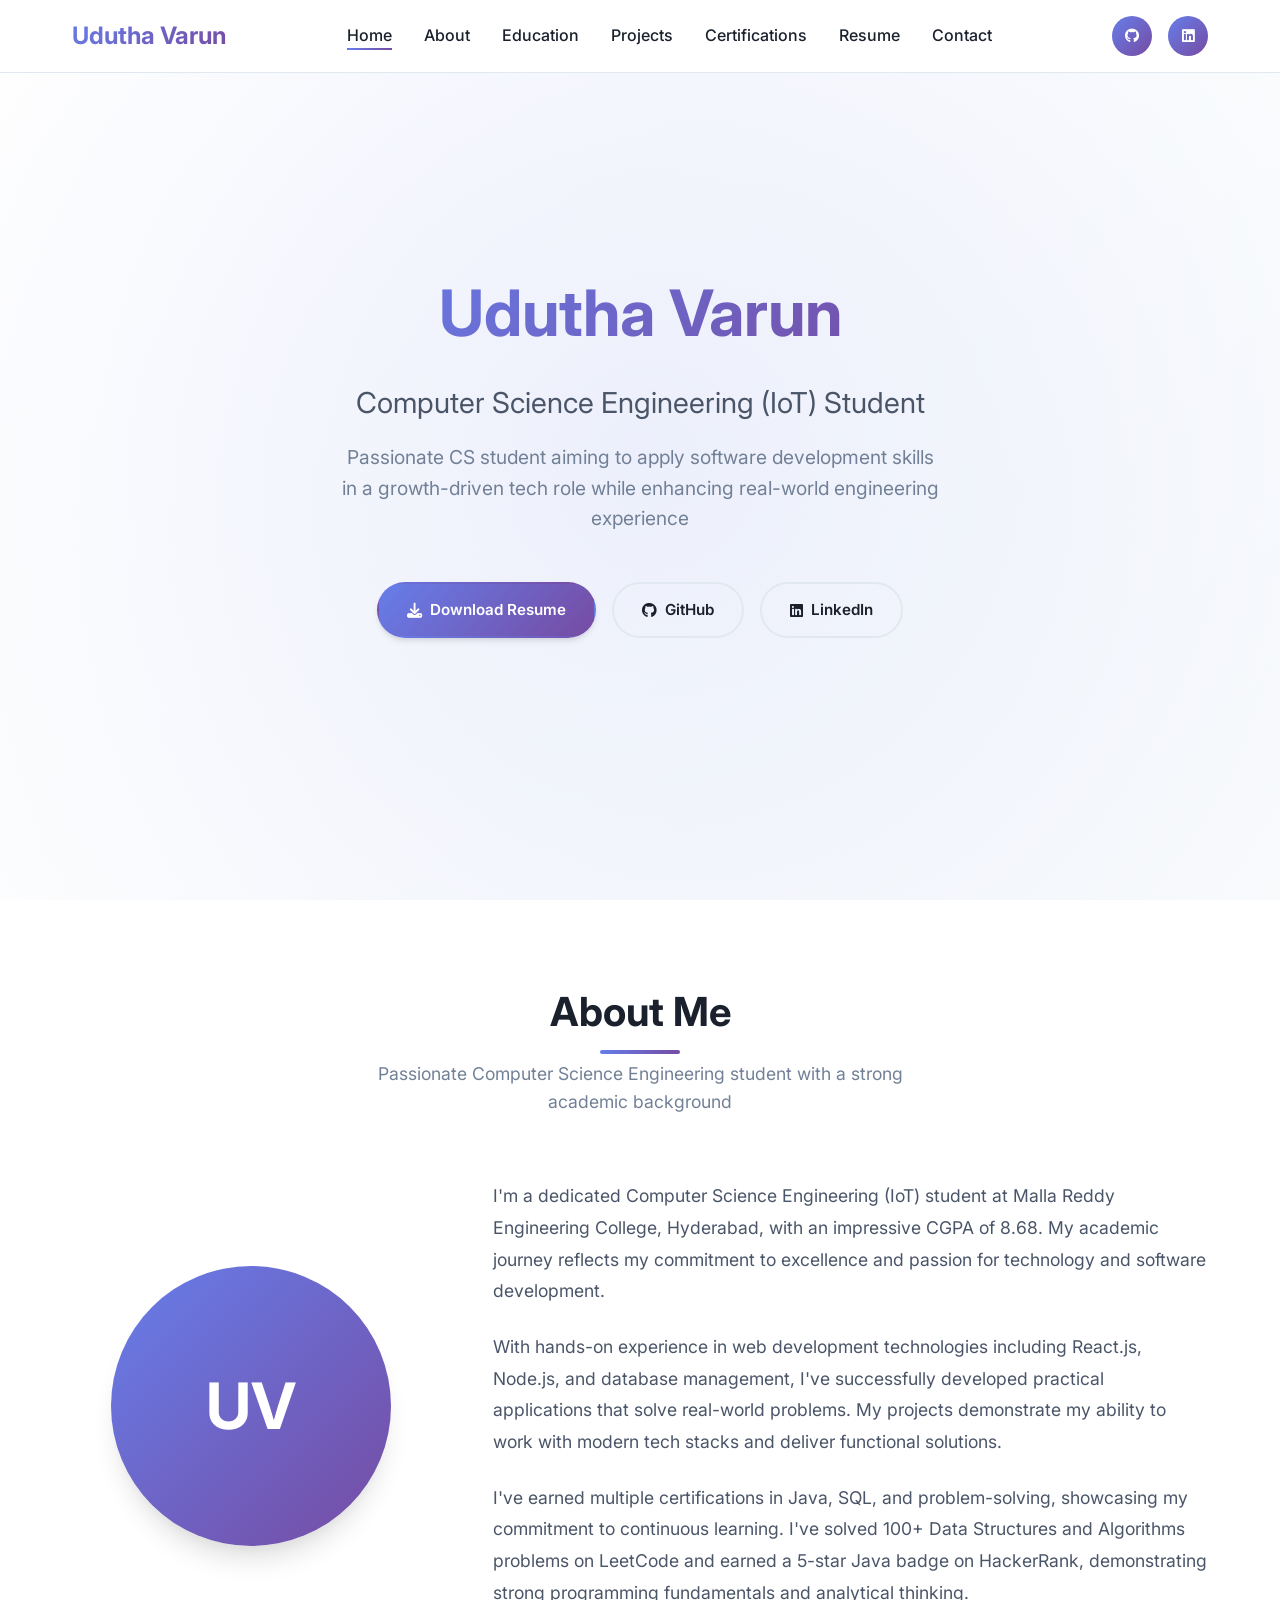
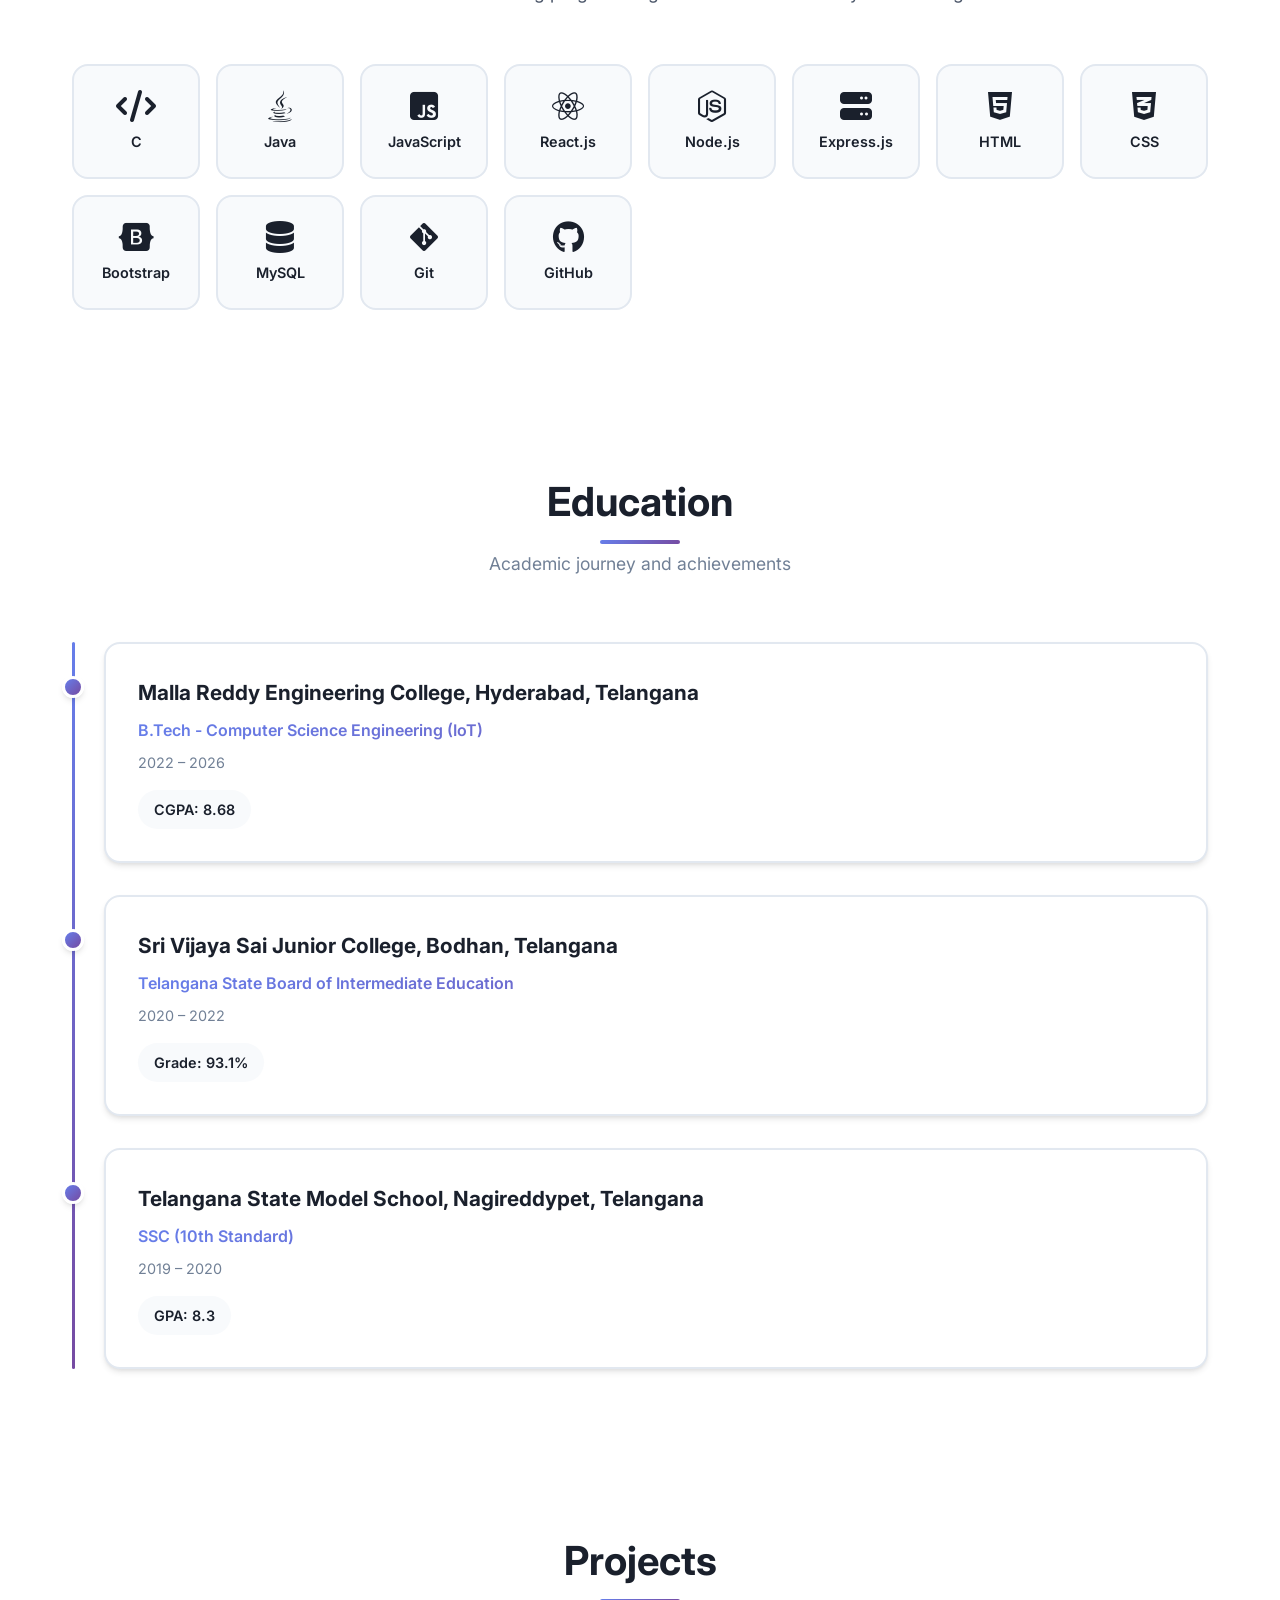
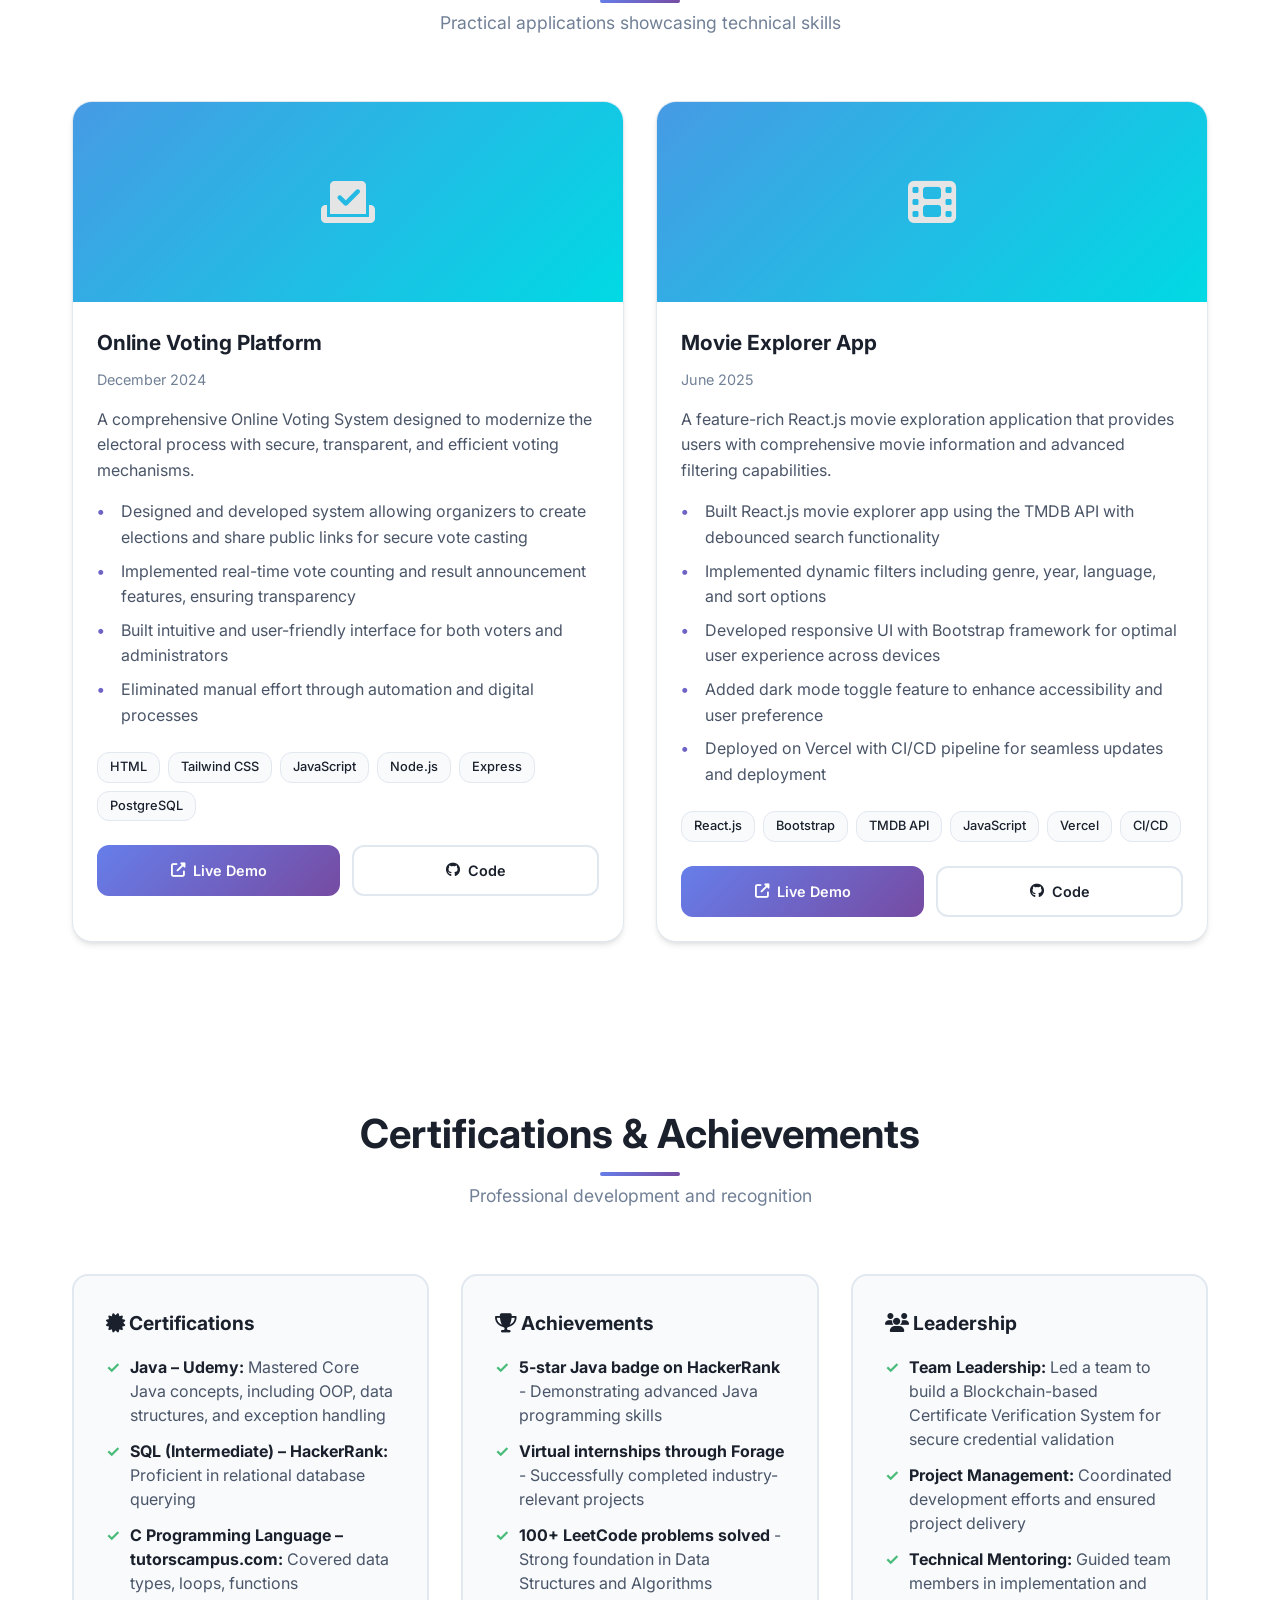
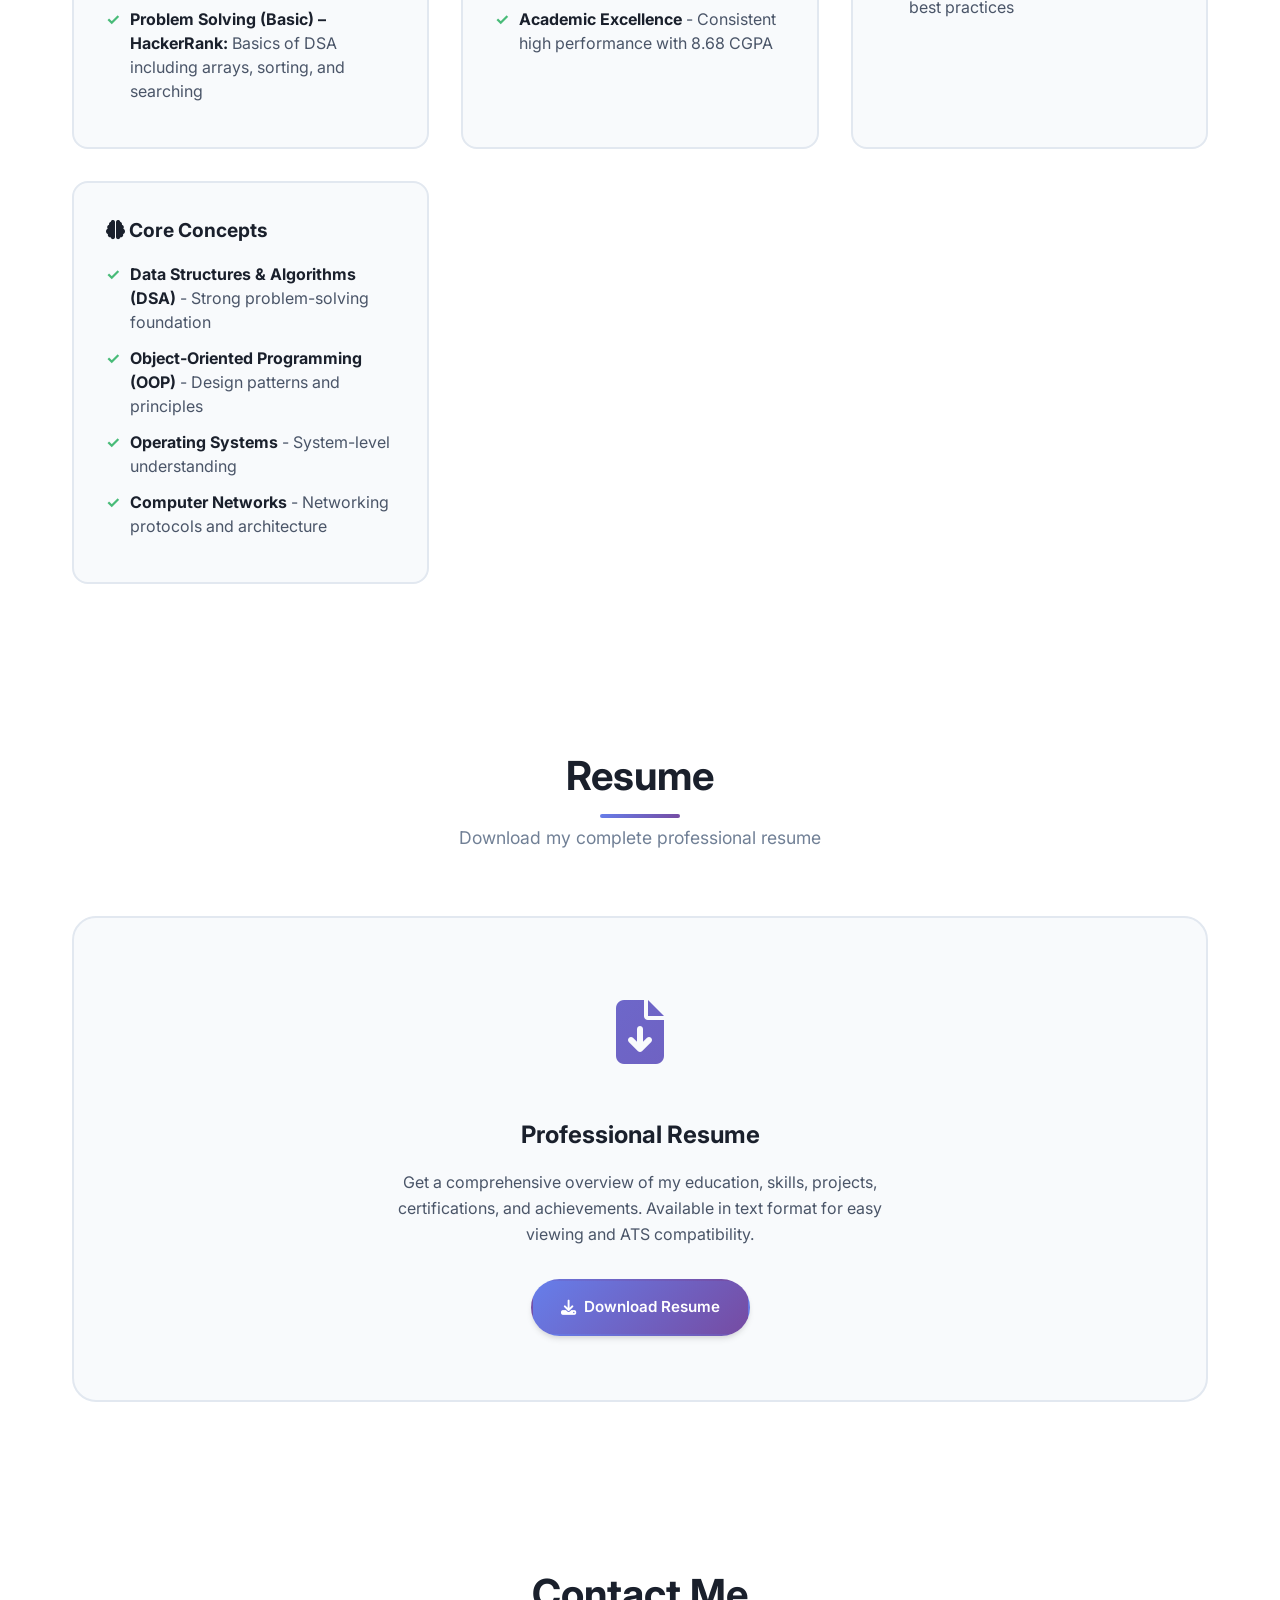
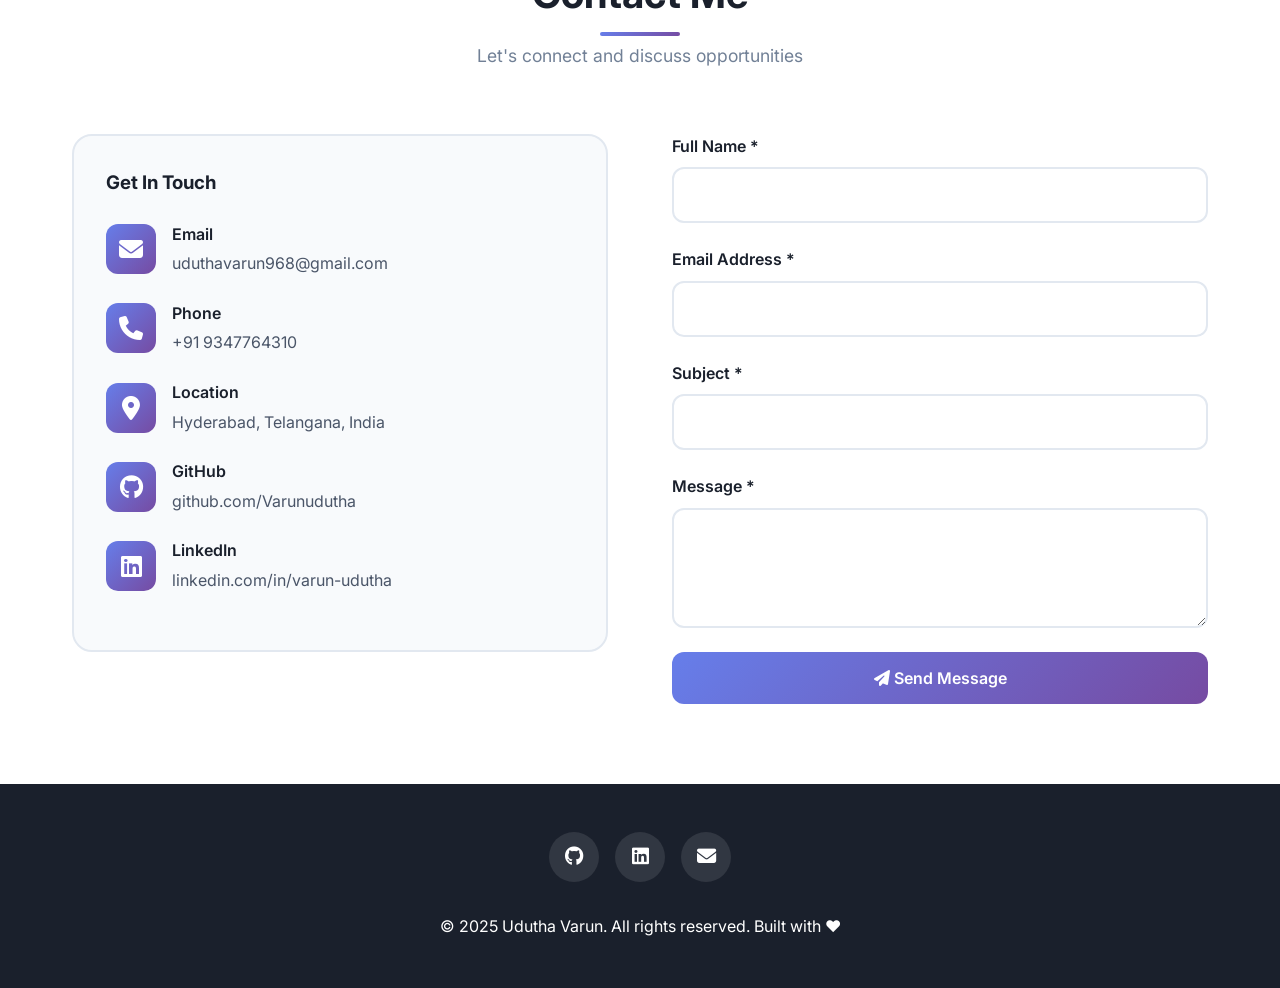
<file: portfolio.html>
<!DOCTYPE html>
<html lang="en">
<head>
    <meta charset="UTF-8">
    <meta name="viewport" content="width=device-width, initial-scale=1.0">
    <title>Udutha Varun - Portfolio</title>
    <link href="https://cdnjs.cloudflare.com/ajax/libs/font-awesome/6.4.0/css/all.min.css" rel="stylesheet">
    <link href="https://fonts.googleapis.com/css2?family=Inter:wght@300;400;500;600;700&display=swap" rel="stylesheet">
    <style>
        * {
            margin: 0;
            padding: 0;
            box-sizing: border-box;
        }

        :root {
            --primary-gradient: linear-gradient(135deg, #667eea 0%, #764ba2 100%);
            --secondary-gradient: linear-gradient(135deg, #f093fb 0%, #f5576c 100%);
            --accent-gradient: linear-gradient(135deg, #4facfe 0%, #00f2fe 100%);
            --bg-primary: #ffffff;
            --bg-secondary: #f8fafc;
            --text-primary: #1a202c;
            --text-secondary: #4a5568;
            --text-muted: #718096;
            --border-color: #e2e8f0;
            --shadow-sm: 0 1px 3px 0 rgba(0, 0, 0, 0.1), 0 1px 2px 0 rgba(0, 0, 0, 0.06);
            --shadow-md: 0 4px 6px -1px rgba(0, 0, 0, 0.1), 0 2px 4px -1px rgba(0, 0, 0, 0.06);
            --shadow-lg: 0 10px 15px -3px rgba(0, 0, 0, 0.1), 0 4px 6px -2px rgba(0, 0, 0, 0.05);
            --shadow-xl: 0 20px 25px -5px rgba(0, 0, 0, 0.1), 0 10px 10px -5px rgba(0, 0, 0, 0.04);
        }

        body {
            font-family: 'Inter', -apple-system, BlinkMacSystemFont, sans-serif;
            line-height: 1.6;
            color: var(--text-primary);
            background: var(--bg-primary);
            overflow-x: hidden;
        }

        /* Scroll Progress Bar */
        .scroll-progress {
            position: fixed;
            top: 0;
            left: 0;
            width: 0%;
            height: 4px;
            background: var(--primary-gradient);
            z-index: 9999;
            transition: width 0.3s ease;
        }

        /* Navigation */
        .navbar {
            position: fixed;
            top: 0;
            width: 100%;
            background: rgba(255, 255, 255, 0.95);
            backdrop-filter: blur(20px);
            border-bottom: 1px solid var(--border-color);
            z-index: 1000;
            transition: all 0.3s ease;
        }

        .navbar.scrolled {
            background: rgba(255, 255, 255, 0.98);
            box-shadow: var(--shadow-lg);
        }

        .nav-container {
            max-width: 1200px;
            margin: 0 auto;
            display: flex;
            justify-content: space-between;
            align-items: center;
            padding: 1rem 2rem;
        }

        .logo {
            font-size: 1.5rem;
            font-weight: 700;
            background: var(--primary-gradient);
            -webkit-background-clip: text;
            background-clip: text;
            -webkit-text-fill-color: transparent;
            text-decoration: none;
        }

        .nav-links {
            display: flex;
            list-style: none;
            gap: 2rem;
        }

        .nav-links a {
            text-decoration: none;
            color: var(--text-primary);
            font-weight: 500;
            position: relative;
            transition: color 0.3s ease;
        }

        .nav-links a::after {
            content: '';
            position: absolute;
            bottom: -5px;
            left: 0;
            width: 0;
            height: 2px;
            background: var(--primary-gradient);
            transition: width 0.3s ease;
        }

        .nav-links a:hover::after,
        .nav-links a.active::after {
            width: 100%;
        }

        .nav-social {
            display: flex;
            gap: 1rem;
        }

        .nav-social a {
            display: flex;
            align-items: center;
            justify-content: center;
            width: 40px;
            height: 40px;
            background: var(--primary-gradient);
            color: white;
            border-radius: 50%;
            text-decoration: none;
            transition: transform 0.3s ease;
            font-size: 0.9rem;
        }

        .nav-social a:hover {
            transform: translateY(-2px);
        }

        .mobile-menu-btn {
            display: none;
            background: none;
            border: none;
            font-size: 1.5rem;
            cursor: pointer;
            color: var(--text-primary);
        }

        /* Hero Section */
        .hero {
            min-height: 100vh;
            display: flex;
            align-items: center;
            justify-content: center;
            background: linear-gradient(135deg, var(--bg-primary) 0%, var(--bg-secondary) 100%);
            position: relative;
            overflow: hidden;
        }

        .hero::before {
            content: '';
            position: absolute;
            top: -50%;
            left: -50%;
            width: 200%;
            height: 200%;
            background: radial-gradient(circle, rgba(102, 126, 234, 0.1) 0%, transparent 50%);
            animation: rotate 20s linear infinite;
        }

        .hero-content {
            text-align: center;
            max-width: 800px;
            padding: 0 2rem;
            z-index: 1;
            animation: fadeInUp 1s ease;
        }

        .hero-title {
            font-size: clamp(2.5rem, 5vw, 4.5rem);
            font-weight: 700;
            margin-bottom: 1rem;
            background: var(--primary-gradient);
            -webkit-background-clip: text;
            background-clip: text;
            -webkit-text-fill-color: transparent;
        }

        .hero-subtitle {
            font-size: clamp(1.2rem, 3vw, 1.8rem);
            color: var(--text-secondary);
            margin-bottom: 1rem;
            font-weight: 400;
        }

        .hero-tagline {
            font-size: clamp(1rem, 2vw, 1.2rem);
            color: var(--text-muted);
            margin-bottom: 3rem;
            max-width: 600px;
            margin-left: auto;
            margin-right: auto;
        }

        .hero-buttons {
            display: flex;
            flex-wrap: wrap;
            gap: 1rem;
            justify-content: center;
            align-items: center;
        }

        .btn {
            display: inline-flex;
            align-items: center;
            gap: 0.5rem;
            padding: 0.875rem 1.75rem;
            border-radius: 50px;
            text-decoration: none;
            font-weight: 600;
            font-size: 0.95rem;
            transition: all 0.3s ease;
            border: 2px solid transparent;
        }

        .btn-primary {
            background: var(--primary-gradient);
            color: white;
            box-shadow: var(--shadow-md);
        }

        .btn-primary:hover {
            transform: translateY(-2px);
            box-shadow: var(--shadow-xl);
        }

        .btn-outline {
            background: transparent;
            color: var(--text-primary);
            border: 2px solid var(--border-color);
        }

        .btn-outline:hover {
            background: var(--primary-gradient);
            color: white;
            border-color: transparent;
            transform: translateY(-2px);
            box-shadow: var(--shadow-lg);
        }

        /* Section Styling */
        .section {
            padding: 5rem 0;
            max-width: 1200px;
            margin: 0 auto;
            padding-left: 2rem;
            padding-right: 2rem;
        }

        .section-title {
            font-size: 2.5rem;
            font-weight: 700;
            text-align: center;
            margin-bottom: 1rem;
            position: relative;
        }

        .section-title::after {
            content: '';
            position: absolute;
            bottom: -10px;
            left: 50%;
            transform: translateX(-50%);
            width: 80px;
            height: 4px;
            background: var(--primary-gradient);
            border-radius: 2px;
        }

        .section-subtitle {
            text-align: center;
            color: var(--text-muted);
            margin-bottom: 4rem;
            font-size: 1.1rem;
            max-width: 600px;
            margin-left: auto;
            margin-right: auto;
        }

        /* About Section */
        .about-grid {
            display: grid;
            grid-template-columns: 1fr 2fr;
            gap: 4rem;
            align-items: center;
        }

        .about-image {
            text-align: center;
        }

        .about-avatar {
            width: 280px;
            height: 280px;
            border-radius: 50%;
            background: var(--primary-gradient);
            display: flex;
            align-items: center;
            justify-content: center;
            font-size: 4rem;
            color: white;
            font-weight: 700;
            margin: 0 auto;
            box-shadow: var(--shadow-xl);
            transition: transform 0.3s ease;
        }

        .about-avatar:hover {
            transform: scale(1.05);
        }

        .about-content p {
            font-size: 1.1rem;
            line-height: 1.8;
            color: var(--text-secondary);
            margin-bottom: 1.5rem;
        }

        .skills-grid {
            display: grid;
            grid-template-columns: repeat(auto-fit, minmax(120px, 1fr));
            gap: 1rem;
            margin-top: 2rem;
        }

        .skill-badge {
            display: flex;
            flex-direction: column;
            align-items: center;
            padding: 1.5rem 1rem;
            background: var(--bg-secondary);
            border-radius: 16px;
            border: 2px solid var(--border-color);
            transition: all 0.3s ease;
            text-align: center;
        }

        .skill-badge:hover {
            transform: translateY(-5px);
            border-color: transparent;
            background: var(--primary-gradient);
            color: white;
            box-shadow: var(--shadow-lg);
        }

        .skill-badge i {
            font-size: 2rem;
            margin-bottom: 0.5rem;
            color: var(--text-primary);
            transition: color 0.3s ease;
        }

        .skill-badge:hover i {
            color: white;
        }

        .skill-badge span {
            font-weight: 600;
            font-size: 0.9rem;
        }

        /* Education Section */
        .education-timeline {
            display: flex;
            flex-direction: column;
            gap: 2rem;
            position: relative;
            padding-left: 2rem;
        }

        .education-timeline::before {
            content: '';
            position: absolute;
            left: 0;
            top: 0;
            bottom: 0;
            width: 3px;
            background: var(--primary-gradient);
            border-radius: 2px;
        }

        .education-item {
            background: var(--bg-primary);
            border-radius: 16px;
            padding: 2rem;
            box-shadow: var(--shadow-md);
            border: 2px solid var(--border-color);
            position: relative;
            transition: all 0.3s ease;
        }

        .education-item::before {
            content: '';
            position: absolute;
            left: -2.75rem;
            top: 2rem;
            width: 1rem;
            height: 1rem;
            background: var(--primary-gradient);
            border-radius: 50%;
            border: 3px solid white;
            box-shadow: var(--shadow-md);
        }

        .education-item:hover {
            transform: translateX(10px);
            box-shadow: var(--shadow-lg);
        }

        .education-item h3 {
            color: var(--text-primary);
            font-size: 1.3rem;
            font-weight: 700;
            margin-bottom: 0.5rem;
        }

        .education-item h4 {
            background: var(--primary-gradient);
            -webkit-background-clip: text;
            background-clip: text;
            -webkit-text-fill-color: transparent;
            font-weight: 600;
            margin-bottom: 0.5rem;
        }

        .education-item .duration {
            color: var(--text-muted);
            font-size: 0.9rem;
            margin-bottom: 1rem;
        }

        .education-item .grade {
            background: var(--bg-secondary);
            color: var(--text-primary);
            padding: 0.5rem 1rem;
            border-radius: 20px;
            display: inline-block;
            font-weight: 600;
            font-size: 0.9rem;
        }

        /* Projects Section */
        .projects-grid {
            display: grid;
            grid-template-columns: repeat(auto-fit, minmax(400px, 1fr));
            gap: 2rem;
        }

        .project-card {
            background: var(--bg-primary);
            border-radius: 20px;
            overflow: hidden;
            box-shadow: var(--shadow-md);
            border: 1px solid var(--border-color);
            transition: all 0.3s ease;
            animation: fadeInUp 0.6s ease;
        }

        .project-card:hover {
            transform: translateY(-8px);
            box-shadow: var(--shadow-xl);
        }

        .project-image {
            height: 200px;
            background: var(--accent-gradient);
            display: flex;
            align-items: center;
            justify-content: center;
            color: white;
            font-size: 3rem;
            position: relative;
            overflow: hidden;
        }

        .project-image::after {
            content: '';
            position: absolute;
            top: 0;
            left: 0;
            right: 0;
            bottom: 0;
            background: rgba(0, 0, 0, 0.1);
        }

        .project-content {
            padding: 1.5rem;
        }

        .project-title {
            font-size: 1.3rem;
            font-weight: 700;
            margin-bottom: 0.5rem;
            color: var(--text-primary);
        }

        .project-date {
            color: var(--text-muted);
            font-size: 0.9rem;
            margin-bottom: 1rem;
        }

        .project-description {
            color: var(--text-secondary);
            margin-bottom: 1rem;
            line-height: 1.6;
        }

        .project-features {
            margin-bottom: 1.5rem;
        }

        .project-features ul {
            list-style: none;
            padding: 0;
        }

        .project-features li {
            color: var(--text-secondary);
            margin-bottom: 0.5rem;
            position: relative;
            padding-left: 1.5rem;
        }

        .project-features li::before {
            content: '•';
            color: var(--text-primary);
            background: var(--primary-gradient);
            -webkit-background-clip: text;
            background-clip: text;
            -webkit-text-fill-color: transparent;
            position: absolute;
            left: 0;
            font-weight: bold;
        }

        .tech-stack {
            display: flex;
            flex-wrap: wrap;
            gap: 0.5rem;
            margin-bottom: 1.5rem;
        }

        .tech-badge {
            background: var(--bg-secondary);
            color: var(--text-primary);
            padding: 0.25rem 0.75rem;
            border-radius: 12px;
            font-size: 0.8rem;
            font-weight: 500;
            border: 1px solid var(--border-color);
        }

        .project-links {
            display: flex;
            gap: 0.75rem;
        }

        .project-btn {
            flex: 1;
            display: flex;
            align-items: center;
            justify-content: center;
            gap: 0.5rem;
            padding: 0.75rem 1rem;
            border-radius: 12px;
            text-decoration: none;
            font-weight: 600;
            font-size: 0.9rem;
            transition: all 0.3s ease;
        }

        .project-btn-primary {
            background: var(--primary-gradient);
            color: white;
        }

        .project-btn-secondary {
            background: transparent;
            color: var(--text-primary);
            border: 2px solid var(--border-color);
        }

        .project-btn:hover {
            transform: translateY(-2px);
            box-shadow: var(--shadow-md);
        }

        /* Certifications & Achievements Section */
        .certs-grid {
            display: grid;
            grid-template-columns: repeat(auto-fit, minmax(300px, 1fr));
            gap: 2rem;
        }

        .cert-card {
            background: var(--bg-secondary);
            border-radius: 16px;
            padding: 2rem;
            border: 2px solid var(--border-color);
            transition: all 0.3s ease;
        }

        .cert-card:hover {
            transform: translateY(-5px);
            box-shadow: var(--shadow-lg);
            border-color: transparent;
            background: var(--bg-primary);
        }

        .cert-card h3 {
            color: var(--text-primary);
            margin-bottom: 1rem;
            font-size: 1.2rem;
        }

        .cert-list {
            list-style: none;
            padding: 0;
        }

        .cert-list li {
            color: var(--text-secondary);
            margin-bottom: 0.75rem;
            position: relative;
            padding-left: 1.5rem;
            line-height: 1.5;
        }

        .cert-list li::before {
            content: '✓';
            color: #48bb78;
            position: absolute;
            left: 0;
            font-weight: bold;
        }

        .cert-list strong {
            color: var(--text-primary);
        }

        /* Resume Section */
        .resume-content {
            text-align: center;
            background: var(--bg-secondary);
            padding: 4rem 2rem;
            border-radius: 24px;
            border: 2px solid var(--border-color);
        }

        .resume-icon {
            font-size: 4rem;
            color: var(--text-primary);
            margin-bottom: 2rem;
            background: var(--primary-gradient);
            -webkit-background-clip: text;
            background-clip: text;
            -webkit-text-fill-color: transparent;
        }

        /* Contact Section */
        .contact-grid {
            display: grid;
            grid-template-columns: 1fr 1fr;
            gap: 4rem;
            align-items: start;
        }

        .contact-info {
            background: var(--bg-secondary);
            padding: 2rem;
            border-radius: 20px;
            border: 2px solid var(--border-color);
        }

        .contact-item {
            display: flex;
            align-items: center;
            gap: 1rem;
            margin-bottom: 1.5rem;
        }

        .contact-item i {
            font-size: 1.5rem;
            color: white;
            background: var(--primary-gradient);
            width: 50px;
            height: 50px;
            display: flex;
            align-items: center;
            justify-content: center;
            border-radius: 12px;
        }

        .contact-item div h4 {
            font-weight: 600;
            margin-bottom: 0.25rem;
            color: var(--text-primary);
        }

        .contact-item div p,
        .contact-item div a {
            color: var(--text-secondary);
            text-decoration: none;
        }

        .contact-item div a:hover {
            color: var(--text-primary);
        }

        .contact-form {
            display: flex;
            flex-direction: column;
            gap: 1.5rem;
        }

        .form-group {
            display: flex;
            flex-direction: column;
            gap: 0.5rem;
        }

        .form-group label {
            font-weight: 600;
            color: var(--text-primary);
        }

        .form-input {
            padding: 1rem;
            border: 2px solid var(--border-color);
            border-radius: 12px;
            font-size: 1rem;
            background: var(--bg-primary);
            transition: border-color 0.3s ease;
            font-family: inherit;
        }

        .form-input:focus {
            outline: none;
            border-color: #667eea;
            box-shadow: 0 0 0 3px rgba(102, 126, 234, 0.1);
        }

        .form-textarea {
            min-height: 120px;
            resize: vertical;
        }

        .form-submit {
            background: var(--primary-gradient);
            color: white;
            padding: 1rem 2rem;
            border: none;
            border-radius: 12px;
            font-weight: 600;
            font-size: 1rem;
            cursor: pointer;
            transition: all 0.3s ease;
            font-family: inherit;
        }

        .form-submit:hover {
            transform: translateY(-2px);
            box-shadow: var(--shadow-lg);
        }

        .form-submit:disabled {
            opacity: 0.6;
            cursor: not-allowed;
        }

        /* Footer */
        .footer {
            background: var(--text-primary);
            color: white;
            text-align: center;
            padding: 3rem 0;
        }

        .footer-social {
            display: flex;
            justify-content: center;
            gap: 1rem;
            margin-bottom: 2rem;
        }

        .footer-social a {
            display: flex;
            align-items: center;
            justify-content: center;
            width: 50px;
            height: 50px;
            background: rgba(255, 255, 255, 0.1);
            color: white;
            border-radius: 50%;
            text-decoration: none;
            transition: all 0.3s ease;
            font-size: 1.2rem;
        }

        .footer-social a:hover {
            background: var(--primary-gradient);
            transform: translateY(-3px);
        }

        /* Animations */
        @keyframes rotate {
            from { transform: rotate(0deg); }
            to { transform: rotate(360deg); }
        }

        @keyframes fadeInUp {
            from {
                opacity: 0;
                transform: translateY(30px);
            }
            to {
                opacity: 1;
                transform: translateY(0);
            }
        }

        .fade-in {
            opacity: 0;
            transform: translateY(30px);
            transition: all 0.8s ease;
        }

        .fade-in.visible {
            opacity: 1;
            transform: translateY(0);
        }

        /* Alert Styles */
        .alert {
            position: fixed;
            top: 100px;
            right: 20px;
            padding: 1rem 1.5rem;
            border-radius: 12px;
            color: white;
            font-weight: 600;
            z-index: 2000;
            transform: translateX(400px);
            transition: transform 0.3s ease;
        }

        .alert.show {
            transform: translateX(0);
        }

        .alert.success {
            background: linear-gradient(135deg, #48bb78, #38a169);
        }

        .alert.error {
            background: linear-gradient(135deg, #f56565, #e53e3e);
        }

        /* Responsive Design */
        @media (max-width: 768px) {
            .nav-links {
                display: none;
            }

            .mobile-menu-btn {
                display: block;
            }

            .nav-social {
                gap: 0.5rem;
            }

            .nav-social a {
                width: 35px;
                height: 35px;
                font-size: 0.8rem;
            }

            .hero-buttons {
                flex-direction: column;
                align-items: stretch;
            }

            .btn {
                justify-content: center;
            }

            .about-grid {
                grid-template-columns: 1fr;
                gap: 2rem;
                text-align: center;
            }

            .about-avatar {
                width: 200px;
                height: 200px;
                font-size: 3rem;
            }

            .skills-grid {
                grid-template-columns: repeat(auto-fit, minmax(100px, 1fr));
                gap: 0.75rem;
            }

            .skill-badge {
                padding: 1rem 0.5rem;
            }

            .skill-badge i {
                font-size: 1.5rem;
            }

            .projects-grid {
                grid-template-columns: 1fr;
            }

            .contact-grid {
                grid-template-columns: 1fr;
                gap: 2rem;
            }

            .section {
                padding: 3rem 1rem;
            }

            .section-title {
                font-size: 2rem;
            }

            .project-links {
                flex-direction: column;
            }

            .certs-grid {
                grid-template-columns: 1fr;
            }

            .education-timeline {
                padding-left: 1.5rem;
            }

            .education-item::before {
                left: -2.25rem;
            }

            .alert {
                right: 10px;
                left: 10px;
                transform: translateY(-100px);
            }

            .alert.show {
                transform: translateY(0);
            }
        }

        @media (max-width: 480px) {
            .nav-container {
                padding: 1rem;
            }

            .hero-content {
                padding: 0 1rem;
            }

            .hero-title {
                font-size: 2rem;
            }

            .hero-subtitle {
                font-size: 1.2rem;
            }

            .hero-tagline {
                font-size: 1rem;
            }

            .projects-grid {
                grid-template-columns: 1fr;
            }

            .project-card {
                min-width: auto;
            }
        }
    </style>
</head>
<body>
    <!-- Scroll Progress Bar -->
    <div class="scroll-progress"></div>

    <!-- Navigation -->
    <nav class="navbar" id="navbar">
        <div class="nav-container">
            <a href="#home" class="logo">Udutha Varun</a>
            <ul class="nav-links">
                <li><a href="#home" class="nav-link">Home</a></li>
                <li><a href="#about" class="nav-link">About</a></li>
                <li><a href="#education" class="nav-link">Education</a></li>
                <li><a href="#projects" class="nav-link">Projects</a></li>
                <li><a href="#certifications" class="nav-link">Certifications</a></li>
                <li><a href="#resume" class="nav-link">Resume</a></li>
                <li><a href="#contact" class="nav-link">Contact</a></li>
            </ul>
            <div class="nav-social">
                <a href="https://github.com/Varunudutha" target="_blank" aria-label="GitHub">
                    <i class="fab fa-github"></i>
                </a>
                <a href="https://www.linkedin.com/in/varun-udutha-67b137265/" target="_blank" aria-label="LinkedIn">
                    <i class="fab fa-linkedin"></i>
                </a>
            </div>
            <button class="mobile-menu-btn" id="mobileMenuBtn">
                <i class="fas fa-bars"></i>
            </button>
        </div>
    </nav>

    <!-- Hero Section -->
    <section class="hero" id="home">
        <div class="hero-content">
            <h1 class="hero-title">Udutha Varun</h1>
            <h2 class="hero-subtitle">Computer Science Engineering (IoT) Student</h2>
            <p class="hero-tagline">Passionate CS student aiming to apply software development skills in a growth-driven tech role while enhancing real-world engineering experience</p>
            <div class="hero-buttons">
                <a href="#resume" class="btn btn-primary">
                    <i class="fas fa-download"></i>
                    Download Resume
                </a>
                <a href="https://github.com/Varunudutha" target="_blank" class="btn btn-outline">
                    <i class="fab fa-github"></i>
                    GitHub
                </a>
                <a href="https://www.linkedin.com/in/varun-udutha-67b137265/" target="_blank" class="btn btn-outline">
                    <i class="fab fa-linkedin"></i>
                    LinkedIn
                </a>
            </div>
        </div>
    </section>

    <!-- About Section -->
    <section class="section fade-in" id="about">
        <h2 class="section-title">About Me</h2>
        <p class="section-subtitle">Passionate Computer Science Engineering student with a strong academic background</p>
        <div class="about-grid">
            <div class="about-image">
                <div class="about-avatar">UV</div>
            </div>
            <div class="about-content">
                <p>
                    I'm a dedicated Computer Science Engineering (IoT) student at Malla Reddy Engineering College, Hyderabad, 
                    with an impressive CGPA of 8.68. My academic journey reflects my commitment to excellence and passion 
                    for technology and software development.
                </p>
                <p>
                    With hands-on experience in web development technologies including React.js, Node.js, and database management, 
                    I've successfully developed practical applications that solve real-world problems. My projects demonstrate 
                    my ability to work with modern tech stacks and deliver functional solutions.
                </p>
                <p>
                    I've earned multiple certifications in Java, SQL, and problem-solving, showcasing my commitment to continuous 
                    learning. I've solved 100+ Data Structures and Algorithms problems on LeetCode and earned a 5-star Java badge 
                    on HackerRank, demonstrating strong programming fundamentals and analytical thinking.
                </p>
            </div>
        </div>
        <div class="skills-grid">
            <div class="skill-badge">
                <i class="fas fa-code"></i>
                <span>C</span>
            </div>
            <div class="skill-badge">
                <i class="fab fa-java"></i>
                <span>Java</span>
            </div>
            <div class="skill-badge">
                <i class="fab fa-js-square"></i>
                <span>JavaScript</span>
            </div>
            <div class="skill-badge">
                <i class="fab fa-react"></i>
                <span>React.js</span>
            </div>
            <div class="skill-badge">
                <i class="fab fa-node-js"></i>
                <span>Node.js</span>
            </div>
            <div class="skill-badge">
                <i class="fas fa-server"></i>
                <span>Express.js</span>
            </div>
            <div class="skill-badge">
                <i class="fab fa-html5"></i>
                <span>HTML</span>
            </div>
            <div class="skill-badge">
                <i class="fab fa-css3-alt"></i>
                <span>CSS</span>
            </div>
            <div class="skill-badge">
                <i class="fab fa-bootstrap"></i>
                <span>Bootstrap</span>
            </div>
            <div class="skill-badge">
                <i class="fas fa-database"></i>
                <span>MySQL</span>
            </div>
            <div class="skill-badge">
                <i class="fab fa-git-alt"></i>
                <span>Git</span>
            </div>
            <div class="skill-badge">
                <i class="fab fa-github"></i>
                <span>GitHub</span>
            </div>
        </div>
    </section>

    <!-- Education Section -->
    <section class="section fade-in" id="education">
        <h2 class="section-title">Education</h2>
        <p class="section-subtitle">Academic journey and achievements</p>
        <div class="education-timeline">
            <div class="education-item">
                <h3>Malla Reddy Engineering College, Hyderabad, Telangana</h3>
                <h4>B.Tech - Computer Science Engineering (IoT)</h4>
                <div class="duration">2022 – 2026</div>
                <div class="grade">CGPA: 8.68</div>
            </div>
            <div class="education-item">
                <h3>Sri Vijaya Sai Junior College, Bodhan, Telangana</h3>
                <h4>Telangana State Board of Intermediate Education</h4>
                <div class="duration">2020 – 2022</div>
                <div class="grade">Grade: 93.1%</div>
            </div>
            <div class="education-item">
                <h3>Telangana State Model School, Nagireddypet, Telangana</h3>
                <h4>SSC (10th Standard)</h4>
                <div class="duration">2019 – 2020</div>
                <div class="grade">GPA: 8.3</div>
            </div>
        </div>
    </section>

    <!-- Projects Section -->
    <section class="section fade-in" id="projects">
        <h2 class="section-title">Projects</h2>
        <p class="section-subtitle">Practical applications showcasing technical skills</p>
        <div class="projects-grid">
            <div class="project-card">
                <div class="project-image">
                    <i class="fas fa-vote-yea"></i>
                </div>
                <div class="project-content">
                    <h3 class="project-title">Online Voting Platform</h3>
                    <div class="project-date">December 2024</div>
                    <p class="project-description">
                        A comprehensive Online Voting System designed to modernize the electoral process with 
                        secure, transparent, and efficient voting mechanisms.
                    </p>
                    <div class="project-features">
                        <ul>
                            <li>Designed and developed system allowing organizers to create elections and share public links for secure vote casting</li>
                            <li>Implemented real-time vote counting and result announcement features, ensuring transparency</li>
                            <li>Built intuitive and user-friendly interface for both voters and administrators</li>
                            <li>Eliminated manual effort through automation and digital processes</li>
                        </ul>
                    </div>
                    <div class="tech-stack">
                        <span class="tech-badge">HTML</span>
                        <span class="tech-badge">Tailwind CSS</span>
                        <span class="tech-badge">JavaScript</span>
                        <span class="tech-badge">Node.js</span>
                        <span class="tech-badge">Express</span>
                        <span class="tech-badge">PostgreSQL</span>
                    </div>
                    <div class="project-links">
                        <a href="https://online-voting-platform-0ekm.onrender.com/" class="project-btn project-btn-primary" onclick="showDemoAlert()">
                            <i class="fas fa-external-link-alt"></i>
                            Live Demo
                        </a>
                        <a href="https://github.com/Varunudutha/Online-Voting-Platform/tree/master/Online-Voting-Platform-master" target="_blank" class="project-btn project-btn-secondary">
                            <i class="fab fa-github"></i>
                            Code
                        </a>
                    </div>
                </div>
            </div>

            <div class="project-card">
                <div class="project-image">
                    <i class="fas fa-film"></i>
                </div>
                <div class="project-content">
                    <h3 class="project-title">Movie Explorer App</h3>
                    <div class="project-date">June 2025</div>
                    <p class="project-description">
                        A feature-rich React.js movie exploration application that provides users with comprehensive 
                        movie information and advanced filtering capabilities.
                    </p>
                    <div class="project-features">
                        <ul>
                            <li>Built React.js movie explorer app using the TMDB API with debounced search functionality</li>
                            <li>Implemented dynamic filters including genre, year, language, and sort options</li>
                            <li>Developed responsive UI with Bootstrap framework for optimal user experience across devices</li>
                            <li>Added dark mode toggle feature to enhance accessibility and user preference</li>
                            <li>Deployed on Vercel with CI/CD pipeline for seamless updates and deployment</li>
                        </ul>
                    </div>
                    <div class="tech-stack">
                        <span class="tech-badge">React.js</span>
                        <span class="tech-badge">Bootstrap</span>
                        <span class="tech-badge">TMDB API</span>
                        <span class="tech-badge">JavaScript</span>
                        <span class="tech-badge">Vercel</span>
                        <span class="tech-badge">CI/CD</span>
                    </div>
                    <div class="project-links">
                        <a href="https://movie-explorer-app-git-master-varun-uduthas-projects.vercel.app/" class="project-btn project-btn-primary" onclick="showDemoAlert()">
                            <i class="fas fa-external-link-alt"></i>
                            Live Demo
                        </a>
                        <a href="https://github.com/Varunudutha/Movie-Explorer-App" target="_blank" class="project-btn project-btn-secondary">
                            <i class="fab fa-github"></i>
                            Code
                        </a>
                    </div>
                </div>
            </div>
        </div>
    </section>

    <!-- Certifications & Achievements Section -->
    <section class="section fade-in" id="certifications">
        <h2 class="section-title">Certifications & Achievements</h2>
        <p class="section-subtitle">Professional development and recognition</p>
        <div class="certs-grid">
            <div class="cert-card">
                <h3><i class="fas fa-certificate"></i> Certifications</h3>
                <ul class="cert-list">
                    <li><strong>Java – Udemy:</strong> Mastered Core Java concepts, including OOP, data structures, and exception handling</li>
                    <li><strong>SQL (Intermediate) – HackerRank:</strong> Proficient in relational database querying</li>
                    <li><strong>C Programming Language – tutorscampus.com:</strong> Covered data types, loops, functions</li>
                    <li><strong>Problem Solving (Basic) – HackerRank:</strong> Basics of DSA including arrays, sorting, and searching</li>
                </ul>
            </div>
            <div class="cert-card">
                <h3><i class="fas fa-trophy"></i> Achievements</h3>
                <ul class="cert-list">
                    <li><strong>5-star Java badge on HackerRank</strong> - Demonstrating advanced Java programming skills</li>
                    <li><strong>Virtual internships through Forage</strong> - Successfully completed industry-relevant projects</li>
                    <li><strong>100+ LeetCode problems solved</strong> - Strong foundation in Data Structures and Algorithms</li>
                    <li><strong>Academic Excellence</strong> - Consistent high performance with 8.68 CGPA</li>
                </ul>
            </div>
            <div class="cert-card">
                <h3><i class="fas fa-users"></i> Leadership</h3>
                <ul class="cert-list">
                    <li><strong>Team Leadership:</strong> Led a team to build a Blockchain-based Certificate Verification System for secure credential validation</li>
                    <li><strong>Project Management:</strong> Coordinated development efforts and ensured project delivery</li>
                    <li><strong>Technical Mentoring:</strong> Guided team members in implementation and best practices</li>
                </ul>
            </div>
            <div class="cert-card">
                <h3><i class="fas fa-brain"></i> Core Concepts</h3>
                <ul class="cert-list">
                    <li><strong>Data Structures & Algorithms (DSA)</strong> - Strong problem-solving foundation</li>
                    <li><strong>Object-Oriented Programming (OOP)</strong> - Design patterns and principles</li>
                    <li><strong>Operating Systems</strong> - System-level understanding</li>
                    <li><strong>Computer Networks</strong> - Networking protocols and architecture</li>
                </ul>
            </div>
        </div>
    </section>

    <!-- Resume Section -->
    <section class="section fade-in" id="resume">
        <h2 class="section-title">Resume</h2>
        <p class="section-subtitle">Download my complete professional resume</p>
        <div class="resume-content">
            <div class="resume-icon">
                <i class="fas fa-file-download"></i>
            </div>
            <h3 style="margin-bottom: 1rem; font-size: 1.5rem;">Professional Resume</h3>
            <p style="color: var(--text-secondary); margin-bottom: 2rem; max-width: 500px; margin-left: auto; margin-right: auto;">
                Get a comprehensive overview of my education, skills, projects, certifications, and achievements. 
                Available in text format for easy viewing and ATS compatibility.
            </p>
            <a href="#" class="btn btn-primary" onclick="downloadResume()">
                <i class="fas fa-download"></i>
                Download Resume
            </a>
        </div>
    </section>

    <!-- Contact Section -->
    <section class="section fade-in" id="contact">
        <h2 class="section-title">Contact Me</h2>
        <p class="section-subtitle">Let's connect and discuss opportunities</p>
        <div class="contact-grid">
            <div class="contact-info">
                <h3 style="margin-bottom: 1.5rem; color: var(--text-primary);">Get In Touch</h3>
                <div class="contact-item">
                    <i class="fas fa-envelope"></i>
                    <div>
                        <h4>Email</h4>
                        <p>uduthavarun968@gmail.com</p>
                    </div>
                </div>
                <div class="contact-item">
                    <i class="fas fa-phone"></i>
                    <div>
                        <h4>Phone</h4>
                        <p>+91 9347764310</p>
                    </div>
                </div>
                <div class="contact-item">
                    <i class="fas fa-map-marker-alt"></i>
                    <div>
                        <h4>Location</h4>
                        <p>Hyderabad, Telangana, India</p>
                    </div>
                </div>
                <div class="contact-item">
                    <i class="fab fa-github"></i>
                    <div>
                        <h4>GitHub</h4>
                        <a href="https://github.com/Varunudutha" target="_blank">github.com/Varunudutha</a>
                    </div>
                </div>
                <div class="contact-item">
                    <i class="fab fa-linkedin"></i>
                    <div>
                        <h4>LinkedIn</h4>
                        <a href="https://www.linkedin.com/in/varun-udutha" target="_blank">linkedin.com/in/varun-udutha</a>
                    </div>
                </div>
            </div>
            <form class="contact-form" id="contactForm">
                <div class="form-group">
                    <label for="name">Full Name *</label>
                    <input type="text" id="name" name="name" class="form-input" required>
                </div>
                <div class="form-group">
                    <label for="email">Email Address *</label>
                    <input type="email" id="email" name="email" class="form-input" required>
                </div>
                <div class="form-group">
                    <label for="subject">Subject *</label>
                    <input type="text" id="subject" name="subject" class="form-input" required>
                </div>
                <div class="form-group">
                    <label for="message">Message *</label>
                    <textarea id="message" name="message" class="form-input form-textarea" required></textarea>
                </div>
                <button type="submit" class="form-submit">
                    <i class="fas fa-paper-plane"></i>
                    Send Message
                </button>
            </form>
        </div>
    </section>

    <!-- Footer -->
    <footer class="footer">
        <div class="footer-social">
            <a href="https://github.com/Varunudutha" target="_blank" aria-label="GitHub">
                <i class="fab fa-github"></i>
            </a>
            <a href="https://www.linkedin.com/in/varun-udutha" target="_blank" aria-label="LinkedIn">
                <i class="fab fa-linkedin"></i>
            </a>
            <a href="mailto:uduthavarun968@gmail.com" aria-label="Email">
                <i class="fas fa-envelope"></i>
            </a>
        </div>
        <p>&copy; 2025 Udutha Varun. All rights reserved. Built with ❤️</p>
    </footer>

    <script>
        // Scroll Progress Bar
        function updateScrollProgress() {
            const scrollTop = window.pageYOffset;
            const docHeight = document.documentElement.scrollHeight - window.innerHeight;
            const scrollPercent = (scrollTop / docHeight) * 100;
            document.querySelector('.scroll-progress').style.width = scrollPercent + '%';
        }

        // Navbar scroll effect
        function handleNavbarScroll() {
            const navbar = document.getElementById('navbar');
            if (window.pageYOffset > 100) {
                navbar.classList.add('scrolled');
            } else {
                navbar.classList.remove('scrolled');
            }
        }

        // Active navigation link
        function updateActiveNavLink() {
            const sections = document.querySelectorAll('section[id]');
            const navLinks = document.querySelectorAll('.nav-link');
            
            let currentSection = '';
            sections.forEach(section => {
                const sectionTop = section.offsetTop;
                const sectionHeight = section.clientHeight;
                if (window.pageYOffset >= sectionTop - 200) {
                    currentSection = section.getAttribute('id');
                }
            });

            navLinks.forEach(link => {
                link.classList.remove('active');
                if (link.getAttribute('href') === `#${currentSection}`) {
                    link.classList.add('active');
                }
            });
        }

        // Scroll event listener
        window.addEventListener('scroll', () => {
            updateScrollProgress();
            handleNavbarScroll();
            updateActiveNavLink();
            handleScrollAnimations();
        });

        // Smooth scrolling for navigation links
        document.querySelectorAll('a[href^="#"]').forEach(anchor => {
            anchor.addEventListener('click', function (e) {
                e.preventDefault();
                const target = document.querySelector(this.getAttribute('href'));
                if (target) {
                    const offsetTop = target.offsetTop - 80;
                    window.scrollTo({
                        top: offsetTop,
                        behavior: 'smooth'
                    });
                }
            });
        });

        // Scroll animations
        function handleScrollAnimations() {
            const elements = document.querySelectorAll('.fade-in');
            elements.forEach(element => {
                const elementTop = element.getBoundingClientRect().top;
                const elementVisible = 150;
                
                if (elementTop < window.innerHeight - elementVisible) {
                    element.classList.add('visible');
                }
            });
        }

        // Contact form submission
        document.getElementById('contactForm').addEventListener('submit', function(e) {
            e.preventDefault();
            
            // Get form data
            const formData = new FormData(this);
            const name = formData.get('name').trim();
            const email = formData.get('email').trim();
            const subject = formData.get('subject').trim();
            const message = formData.get('message').trim();
            
            // Basic validation
            if (!name || !email || !subject || !message) {
                showAlert('Please fill in all required fields.', 'error');
                return;
            }
            
            // Email validation
            const emailRegex = /^[^\s@]+@[^\s@]+\.[^\s@]+$/;
            if (!emailRegex.test(email)) {
                showAlert('Please enter a valid email address.', 'error');
                return;
            }
            
            // Simulate form submission
            const submitBtn = this.querySelector('.form-submit');
            const originalText = submitBtn.innerHTML;
            submitBtn.innerHTML = '<i class="fas fa-spinner fa-spin"></i> Sending...';
            submitBtn.disabled = true;
            
            setTimeout(() => {
                showAlert('Thank you for your message! I will get back to you soon.', 'success');
                this.reset();
                submitBtn.innerHTML = originalText;
                submitBtn.disabled = false;
            }, 2000);
        });

        // Alert system
        function showAlert(message, type) {
            // Remove existing alerts
            const existingAlert = document.querySelector('.alert');
            if (existingAlert) {
                existingAlert.remove();
            }
            
            // Create new alert
            const alert = document.createElement('div');
            alert.className = `alert ${type}`;
            alert.innerHTML = `
                <i class="fas fa-${type === 'success' ? 'check-circle' : 'exclamation-circle'}"></i>
                ${message}
            `;
            
            document.body.appendChild(alert);
            
            // Show alert
            setTimeout(() => alert.classList.add('show'), 100);
            
            // Hide alert after 5 seconds
            setTimeout(() => {
                alert.classList.remove('show');
                setTimeout(() => alert.remove(), 300);
            }, 5000);
        }

        // Demo alert function
        // function showDemoAlert() {
        //     showAlert('Demo link will be available soon! Check out the GitHub repository for now.', 'error');
        // }

        // Resume download function
        function downloadResume() {
            // Option 1: Direct PDF download (you need to upload your PDF to a hosting service)
            // Replace 'YOUR_RESUME_PDF_URL' with the actual URL of your hosted PDF
            const resumePdfUrl = 'https://drive.google.com/uc?export=download&id=YOUR_GOOGLE_DRIVE_FILE_ID';
            
            // Method 1: For Google Drive hosted PDF
            // 1. Upload your PDF to Google Drive
            // 2. Right-click → Get link → Change to "Anyone with the link"
            // 3. Copy the file ID from the URL (the part after /d/ and before /view)
            // 4. Replace YOUR_GOOGLE_DRIVE_FILE_ID above with your actual file ID
            
            // Method 2: For GitHub hosted PDF
            // const resumePdfUrl = 'https://github.com/Varunudutha/portfolio/raw/main/Udutha_Varun_Resume.pdf';
            
            // Method 3: For other hosting services (Netlify, Vercel, etc.)
            // const resumePdfUrl = './assets/Udutha_Varun_Resume.pdf';
            
            try {
                // Create a temporary link and trigger download
                const link = document.createElement('a');
                link.href = resumePdfUrl;
                link.download = 'Udutha_Varun_Resume.pdf';
                link.target = '_blank';
                document.body.appendChild(link);
                link.click();
                document.body.removeChild(link);
                
                showAlert('Resume download started!', 'success');
            } catch (error) {
                // Fallback: Open PDF in new tab if direct download fails
                window.open(resumePdfUrl, '_blank');
                showAlert('Resume opened in new tab. Right-click and save to download.', 'success');
            }
            
            // Alternative fallback: Generate text version if PDF is not available
            // Uncomment the following code if you want a text fallback
            /*
            if (!resumePdfUrl || resumePdfUrl.includes('YOUR_GOOGLE_DRIVE_FILE_ID')) {
                // Generate text version as fallback
                const resumeContent = `UDUTHA VARUN
# uduthavarun968@gmail.com  +91 9347764310  Portfolio  LinkedIn  GitHub

Career Objective
Passionate CS student aiming to apply software development skills in a growth-driven tech role while enhancing real-world engineering experience.

[... rest of your resume content ...]
                `;
                
                const blob = new Blob([resumeContent], { type: 'text/plain' });
                const url = window.URL.createObjectURL(blob);
                
                const a = document.createElement('a');
                a.href = url;
                a.download = 'Udutha_Varun_Resume.txt';
                document.body.appendChild(a);
                a.click();
                document.body.removeChild(a);
                window.URL.revokeObjectURL(url);
                
                showAlert('Text version downloaded! Please upload your PDF resume for better results.', 'error');
            }
            */
        }

        // Mobile menu functionality (basic implementation)
        document.getElementById('mobileMenuBtn').addEventListener('click', function() {
            showAlert('Mobile menu functionality can be enhanced with a slide-out menu!', 'error');
        });

        // Initialize animations on page load
        window.addEventListener('load', function() {
            // Trigger initial scroll animations
            handleScrollAnimations();
            
            // Add staggered animation to skill badges
            const skillBadges = document.querySelectorAll('.skill-badge');
            skillBadges.forEach((badge, index) => {
                badge.style.animationDelay = `${index * 0.1}s`;
                badge.style.animation = 'fadeInUp 0.6s ease forwards';
            });
            
            // Add staggered animation to project cards
            const projectCards = document.querySelectorAll('.project-card');
            projectCards.forEach((card, index) => {
                card.style.animationDelay = `${index * 0.2}s`;
            });

            // Add staggered animation to education items
            const educationItems = document.querySelectorAll('.education-item');
            educationItems.forEach((item, index) => {
                item.style.animationDelay = `${index * 0.3}s`;
                item.style.animation = 'fadeInUp 0.6s ease forwards';
            });

            // Add staggered animation to cert cards
            const certCards = document.querySelectorAll('.cert-card');
            certCards.forEach((card, index) => {
                card.style.animationDelay = `${index * 0.2}s`;
                card.style.animation = 'fadeInUp 0.6s ease forwards';
            });
        });

        // Add hover effects to interactive elements
        document.querySelectorAll('.btn, .project-btn, .skill-badge, .cert-card').forEach(element => {
            element.addEventListener('mouseenter', function() {
                this.style.transform = this.style.transform || 'translateY(0)';
                this.style.transform = this.style.transform.replace(/translateY\([^)]*\)/, 'translateY(-3px)');
            });
            
            element.addEventListener('mouseleave', function() {
                this.style.transform = this.style.transform.replace(/translateY\([^)]*\)/, 'translateY(0)');
            });
        });

        // Keyboard navigation support
        document.addEventListener('keydown', function(e) {
            if (e.key === 'Tab') {
                document.body.classList.add('keyboard-navigation');
            }
        });

        document.addEventListener('mousedown', function() {
            document.body.classList.remove('keyboard-navigation');
        });

        // Performance optimization: Throttle scroll events
        let scrollTimeout;
        window.addEventListener('scroll', () => {
            if (scrollTimeout) {
                window.cancelAnimationFrame(scrollTimeout);
            }
            
            scrollTimeout = window.requestAnimationFrame(() => {
                updateScrollProgress();
                handleNavbarScroll();
                updateActiveNavLink();
                handleScrollAnimations();
            });
        });
    </script>
</body>
</html>
</file>
